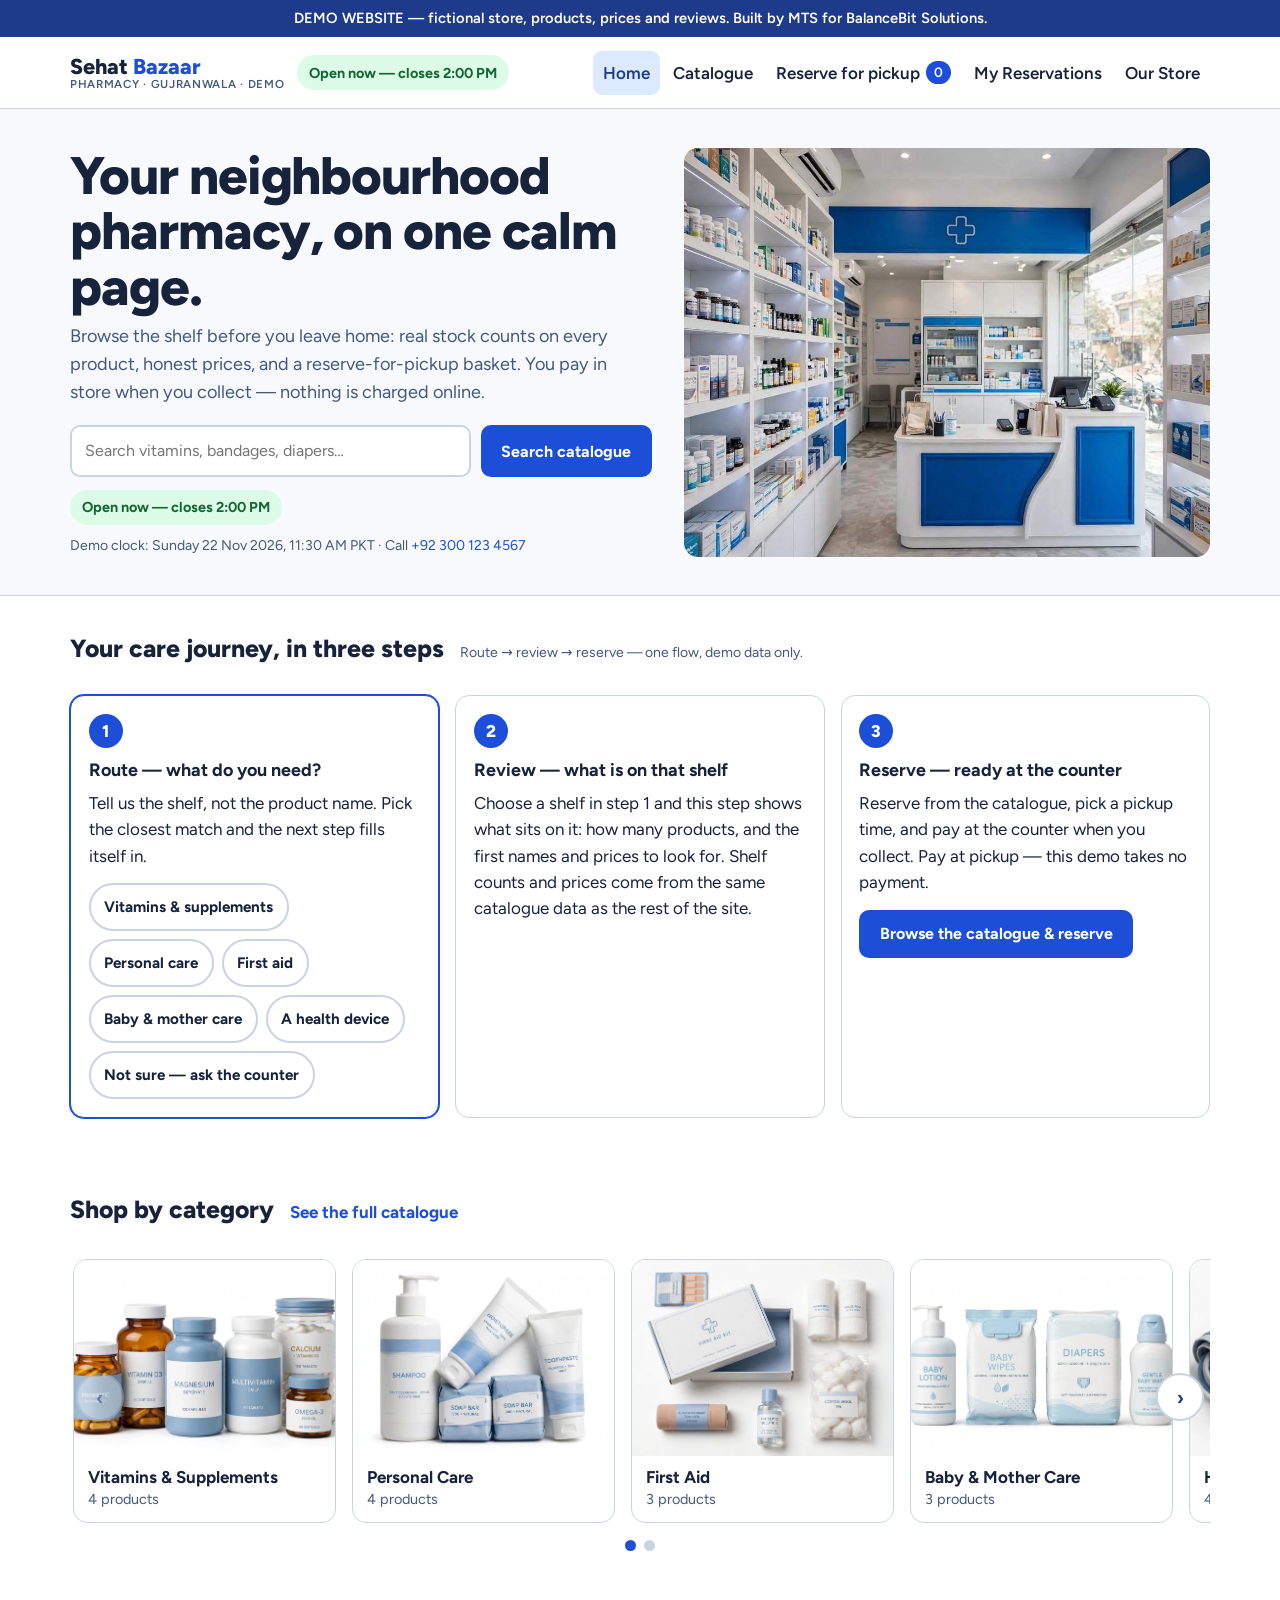
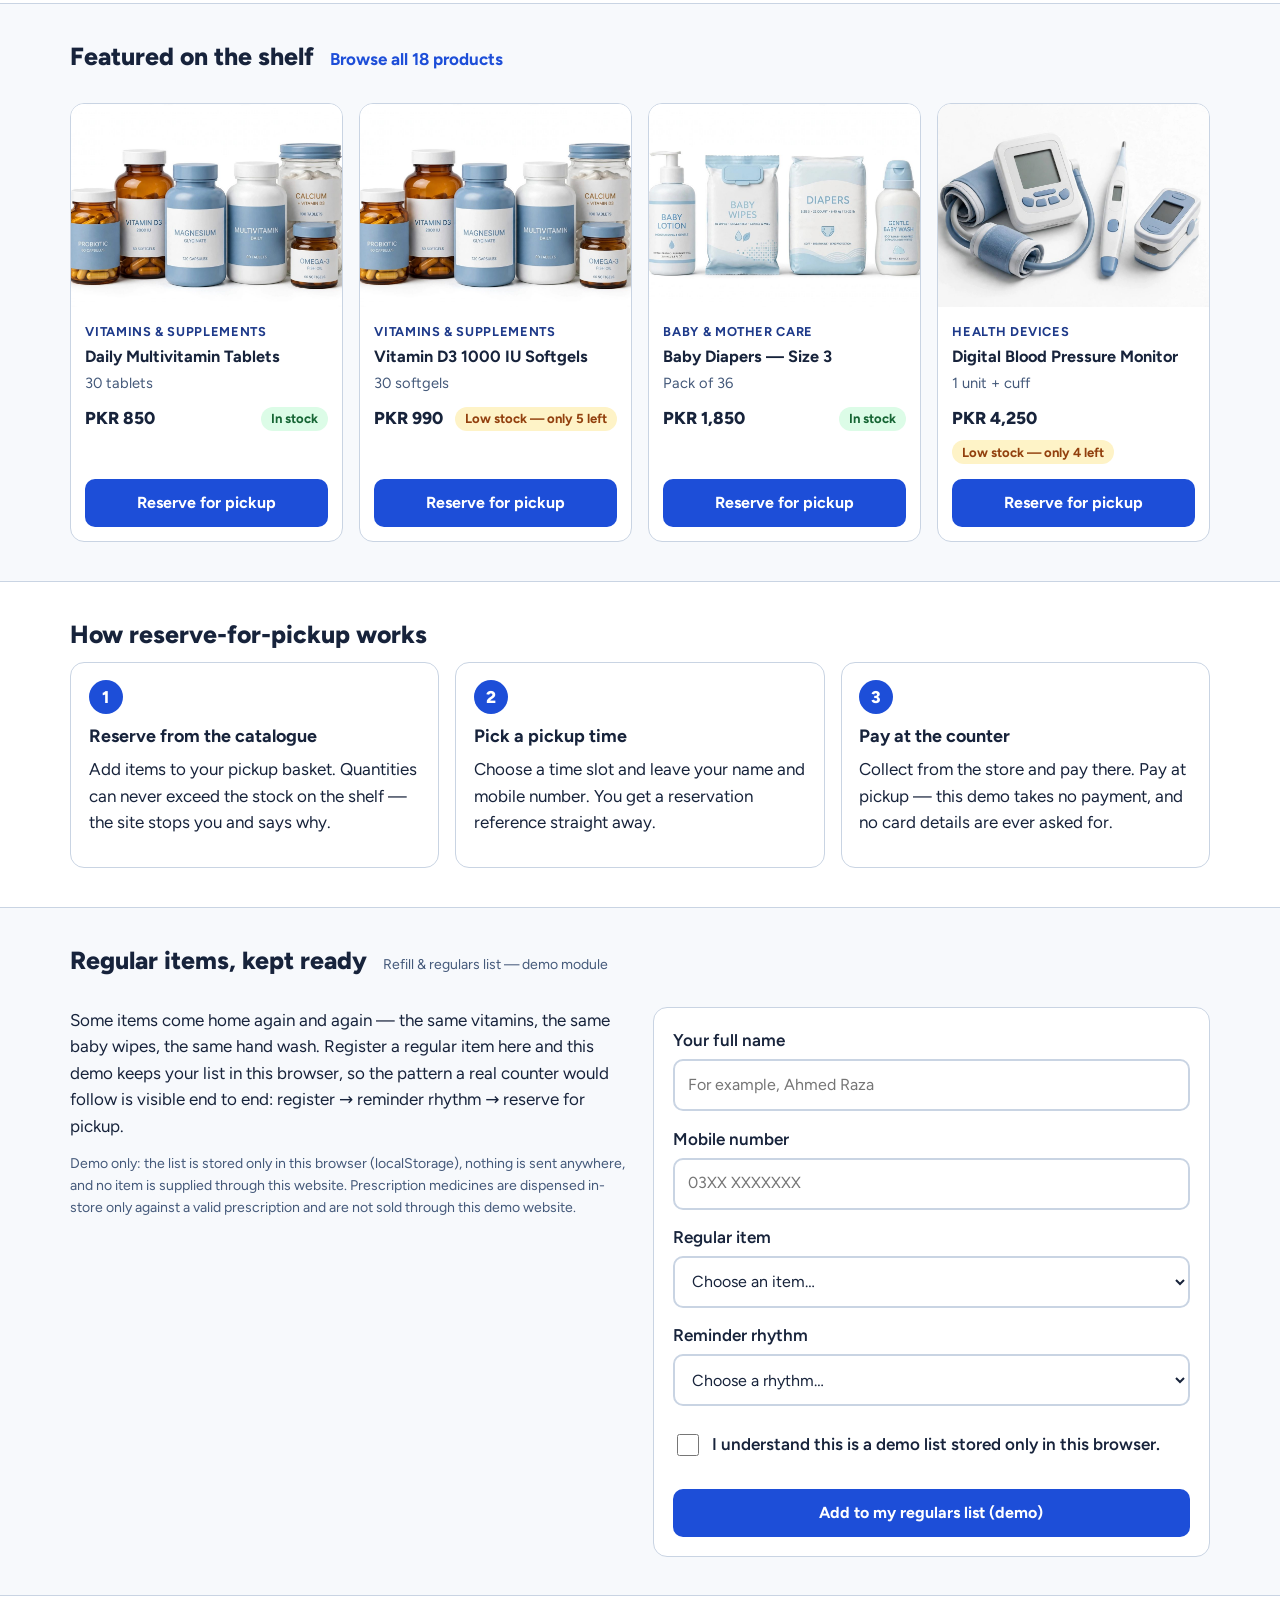
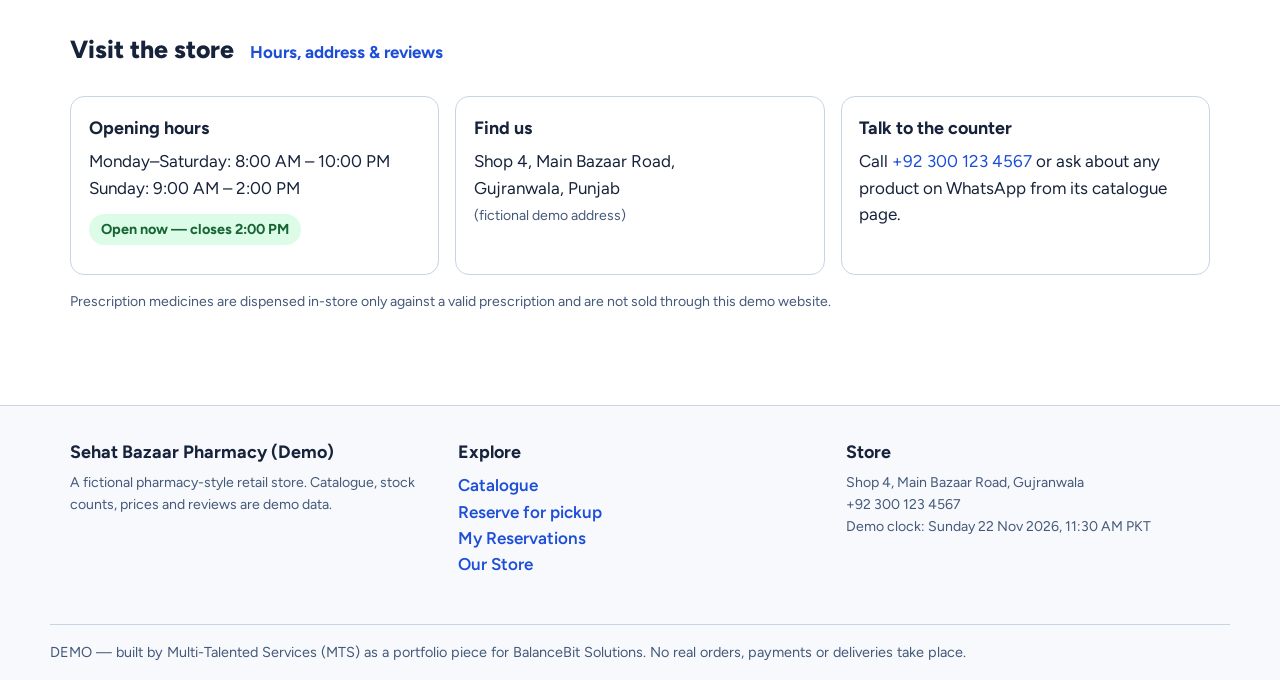
<file: index.html>
<!DOCTYPE html>
<html lang="en">
<head>
<meta charset="utf-8">
<meta name="viewport" content="width=device-width, initial-scale=1">
<title>Sehat Bazaar Pharmacy — Neighbourhood Pharmacy Catalogue (Demo)</title>
<meta name="description" content="Demo catalogue for the fictional Sehat Bazaar Pharmacy in Gujranwala: browse wellness, personal-care, first-aid, baby-care and device products, check live shelf stock, and reserve for pickup. Pay at pickup.">
<link rel="icon" href="assets/favicon.svg" type="image/svg+xml">


<link rel="stylesheet" href="assets/fonts/fonts.css">
<link rel="stylesheet" href="css/style.css">
<link rel="stylesheet" href="assets/vendor/swiper-bundle.min.css">
</head>
<body>
<a class="skip" href="#main">Skip to main content</a>
<div class="demo-banner">DEMO WEBSITE — fictional store, products, prices and reviews. Built by MTS for BalanceBit Solutions.</div>
<header class="site-header">
  <div class="wrap header-in">
    <a class="logo" href="index.html">Sehat <span>Bazaar</span><small>Pharmacy · Gujranwala · Demo</small></a>
    <span class="open-chip" data-open-state>Open now</span>
    <button class="nav-toggle" type="button" aria-expanded="false" aria-controls="main-nav" aria-label="Open menu"><svg viewBox="0 0 24 24" width="20" height="20" fill="none" stroke="currentColor" stroke-width="2.2" stroke-linecap="round" aria-hidden="true"><path d="M4 7h16M4 12h16M4 17h16"/></svg>Menu</button>
    <nav class="main-nav" id="main-nav" aria-label="Main">
      <a href="index.html" aria-current="page">Home</a>
      <a href="catalogue.html">Catalogue</a>
      <a href="reserve.html">Reserve for pickup<span class="basket-pill" data-basket-count>0</span></a>
      <a href="reservations.html">My Reservations</a>
      <a href="store.html">Our Store</a>
    </nav>
  </div>
</header>
<main id="main">
  <section class="hero">
    <div class="wrap hero-in">
      <div>
        <h1>Your neighbourhood pharmacy, on one calm page.</h1>
        <p class="lede">Browse the shelf before you leave home: real stock counts on every product, honest prices, and a reserve-for-pickup basket. You pay in store when you collect — nothing is charged online.</p>
        <form class="hero-search" data-hero-search role="search">
          <label class="vh" for="hero-q">Search the catalogue</label>
          <input type="search" id="hero-q" data-hero-q placeholder="Search vitamins, bandages, diapers…" autocomplete="off">
          <button class="btn btn-primary" type="submit">Search catalogue</button>
        </form>
        <div class="hero-meta">
          <span class="open-chip" data-open-state>Open now</span>
          <span class="fine">Demo clock: Sunday 22 Nov 2026, 11:30 AM PKT · Call <a href="tel:+923001234567">+92 300 123 4567</a></span>
        </div>
      </div>
      <img src="assets/hero.jpg" alt="Inside the fictional Sehat Bazaar Pharmacy: bright shelves of wellness and personal-care products" fetchpriority="high">
    </div>
  </section>

  <section class="section journey-sec">
    <div class="wrap">
      <div class="section-head"><h2>Your care journey, in three steps</h2><span class="fine">Route → review → reserve — one flow, demo data only.</span></div>
      <div class="journey" data-journey>
        <div class="jstep is-active" data-jstep="1" data-reveal>
          <span class="step-num">1</span>
          <h3>Route — what do you need?</h3>
          <p>Tell us the shelf, not the product name. Pick the closest match and the next step fills itself in.</p>
          <div class="chips" role="group" aria-label="What do you need?">
            <button class="chip" type="button" data-route="vitamins" aria-pressed="false">Vitamins &amp; supplements</button>
            <button class="chip" type="button" data-route="personal" aria-pressed="false">Personal care</button>
            <button class="chip" type="button" data-route="firstaid" aria-pressed="false">First aid</button>
            <button class="chip" type="button" data-route="baby" aria-pressed="false">Baby &amp; mother care</button>
            <button class="chip" type="button" data-route="devices" aria-pressed="false">A health device</button>
            <button class="chip" type="button" data-route="counter" aria-pressed="false">Not sure — ask the counter</button>
          </div>
        </div>
        <div class="jstep" data-jstep="2" data-reveal>
          <span class="step-num">2</span>
          <h3>Review — what is on that shelf</h3>
          <p data-journey-review>Choose a shelf in step 1 and this step shows what sits on it: how many products, and the first names and prices to look for. Shelf counts and prices come from the same catalogue data as the rest of the site.</p>
          <p class="fine" data-journey-review-note></p>
        </div>
        <div class="jstep" data-jstep="3" data-reveal>
          <span class="step-num">3</span>
          <h3>Reserve — ready at the counter</h3>
          <p>Reserve from the catalogue, pick a pickup time, and pay at the counter when you collect. Pay at pickup — this demo takes no payment.</p>
          <p style="margin:0"><a class="btn btn-primary" data-journey-reserve href="catalogue.html">Browse the catalogue &amp; reserve</a></p>
        </div>
      </div>
    </div>
  </section>

  <section class="section">
    <div class="wrap">
      <div class="section-head"><h2>Shop by category</h2><a href="catalogue.html">See the full catalogue</a></div>
      <div class="tiles" data-cat-tiles></div>
    </div>
  </section>

  <section class="section section-alt">
    <div class="wrap">
      <div class="section-head"><h2>Featured on the shelf</h2><a href="catalogue.html">Browse all 18 products</a></div>
      <div class="grid" data-featured></div>
    </div>
  </section>

  <section class="section">
    <div class="wrap">
      <h2>How reserve-for-pickup works</h2>
      <div class="steps">
        <div class="step"><span class="step-num">1</span><h3>Reserve from the catalogue</h3><p>Add items to your pickup basket. Quantities can never exceed the stock on the shelf — the site stops you and says why.</p></div>
        <div class="step"><span class="step-num">2</span><h3>Pick a pickup time</h3><p>Choose a time slot and leave your name and mobile number. You get a reservation reference straight away.</p></div>
        <div class="step"><span class="step-num">3</span><h3>Pay at the counter</h3><p>Collect from the store and pay there. Pay at pickup — this demo takes no payment, and no card details are ever asked for.</p></div>
      </div>
    </div>
  </section>

  <section class="section section-alt" id="refills">
    <div class="wrap">
      <div class="section-head"><h2>Regular items, kept ready</h2><span class="fine">Refill &amp; regulars list — demo module</span></div>
      <div class="refill-grid">
        <div data-reveal>
          <p>Some items come home again and again — the same vitamins, the same baby wipes, the same hand wash. Register a regular item here and this demo keeps your list in this browser, so the pattern a real counter would follow is visible end to end: register → reminder rhythm → reserve for pickup.</p>
          <p class="fine">Demo only: the list is stored only in this browser (localStorage), nothing is sent anywhere, and no item is supplied through this website. Prescription medicines are dispensed in-store only against a valid prescription and are not sold through this demo website.</p>
        </div>
        <form class="refill-form" data-refill-form novalidate data-reveal>
          <div class="field">
            <label for="rf-name">Your full name</label>
            <input type="text" id="rf-name" autocomplete="name" placeholder="For example, Ahmed Raza">
            <p class="field-error" data-err-for="rf-name" hidden></p>
          </div>
          <div class="field">
            <label for="rf-phone">Mobile number</label>
            <input type="tel" id="rf-phone" autocomplete="tel" placeholder="03XX XXXXXXX">
            <p class="field-error" data-err-for="rf-phone" hidden></p>
          </div>
          <div class="field">
            <label for="rf-product">Regular item</label>
            <select id="rf-product">
              <option value="">Choose an item…</option>
              <option value="1">Daily Multivitamin Tablets — 30 tablets</option>
              <option value="2">Vitamin C 500 mg Chewable Tablets — 20 tablets</option>
              <option value="3">Vitamin D3 1000 IU Softgels — 30 softgels</option>
              <option value="5">Gentle Moisturising Lotion — 200 ml bottle</option>
              <option value="6">Herbal Shampoo — Aloe &amp; Amla — 340 ml bottle</option>
              <option value="7">Fluoride Toothpaste — Fresh Mint — 150 g tube</option>
              <option value="8">Antibacterial Hand Wash — 250 ml pump</option>
              <option value="9">Adhesive Bandages — Assorted — Box of 40</option>
              <option value="10">Antiseptic Liquid — 250 ml bottle</option>
              <option value="13">Baby Wipes — Fragrance-Free — Pack of 72</option>
              <option value="14">Gentle Baby Wash — 200 ml bottle</option>
              <option value="16">Digital Thermometer — 1 unit</option>
            </select>
            <p class="field-error" data-err-for="rf-product" hidden></p>
          </div>
          <div class="field">
            <label for="rf-cycle">Reminder rhythm</label>
            <select id="rf-cycle">
              <option value="">Choose a rhythm…</option>
              <option value="Every 2 weeks">Every 2 weeks</option>
              <option value="Every month">Every month</option>
              <option value="Every 2 months">Every 2 months</option>
            </select>
            <p class="field-error" data-err-for="rf-cycle" hidden></p>
          </div>
          <label class="checkline"><input type="checkbox" id="rf-consent"> I understand this is a demo list stored only in this browser.</label>
          <p class="field-error" data-err-for="rf-consent" hidden></p>
          <button class="btn btn-primary btn-block" type="submit">Add to my regulars list (demo)</button>
        </form>
        <div class="confirm refill-confirm" data-refill-confirm hidden></div>
      </div>
    </div>
  </section>

  <section class="section">
    <div class="wrap">
      <div class="section-head"><h2>Visit the store</h2><a href="store.html">Hours, address &amp; reviews</a></div>
      <div class="info-grid">
        <div class="info-card"><h3>Opening hours</h3><p>Monday–Saturday: 8:00 AM – 10:00 PM<br>Sunday: 9:00 AM – 2:00 PM</p><p><span class="open-chip" data-open-state>Open now</span></p></div>
        <div class="info-card"><h3>Find us</h3><p>Shop 4, Main Bazaar Road,<br>Gujranwala, Punjab<br><span class="fine">(fictional demo address)</span></p></div>
        <div class="info-card"><h3>Talk to the counter</h3><p>Call <a href="tel:+923001234567">+92 300 123 4567</a> or ask about any product on WhatsApp from its catalogue page.</p></div>
      </div>
      <p class="fine" style="margin-top:1rem">Prescription medicines are dispensed in-store only against a valid prescription and are not sold through this demo website.</p>
    </div>
  </section>
</main>
<footer class="site-footer">
  <div class="wrap footer-in">
    <div><h3>Sehat Bazaar Pharmacy (Demo)</h3><p class="fine">A fictional pharmacy-style retail store. Catalogue, stock counts, prices and reviews are demo data.</p></div>
    <div><h3>Explore</h3><p><a href="catalogue.html">Catalogue</a><br><a href="reserve.html">Reserve for pickup</a><br><a href="reservations.html">My Reservations</a><br><a href="store.html">Our Store</a></p></div>
    <div><h3>Store</h3><p class="fine">Shop 4, Main Bazaar Road, Gujranwala<br>+92 300 123 4567<br>Demo clock: Sunday 22 Nov 2026, 11:30 AM PKT</p></div>
  </div>
  <div class="wrap footer-note">DEMO — built by Multi-Talented Services (MTS) as a portfolio piece for BalanceBit Solutions. No real orders, payments or deliveries take place.</div>
</footer>
<script src="js/logic.js"></script>
<script src="js/app.js"></script>
<script defer src="assets/vendor/swiper-bundle.min.js"></script>
<script defer src="js/premium.js"></script>
</body>
</html>
</file>
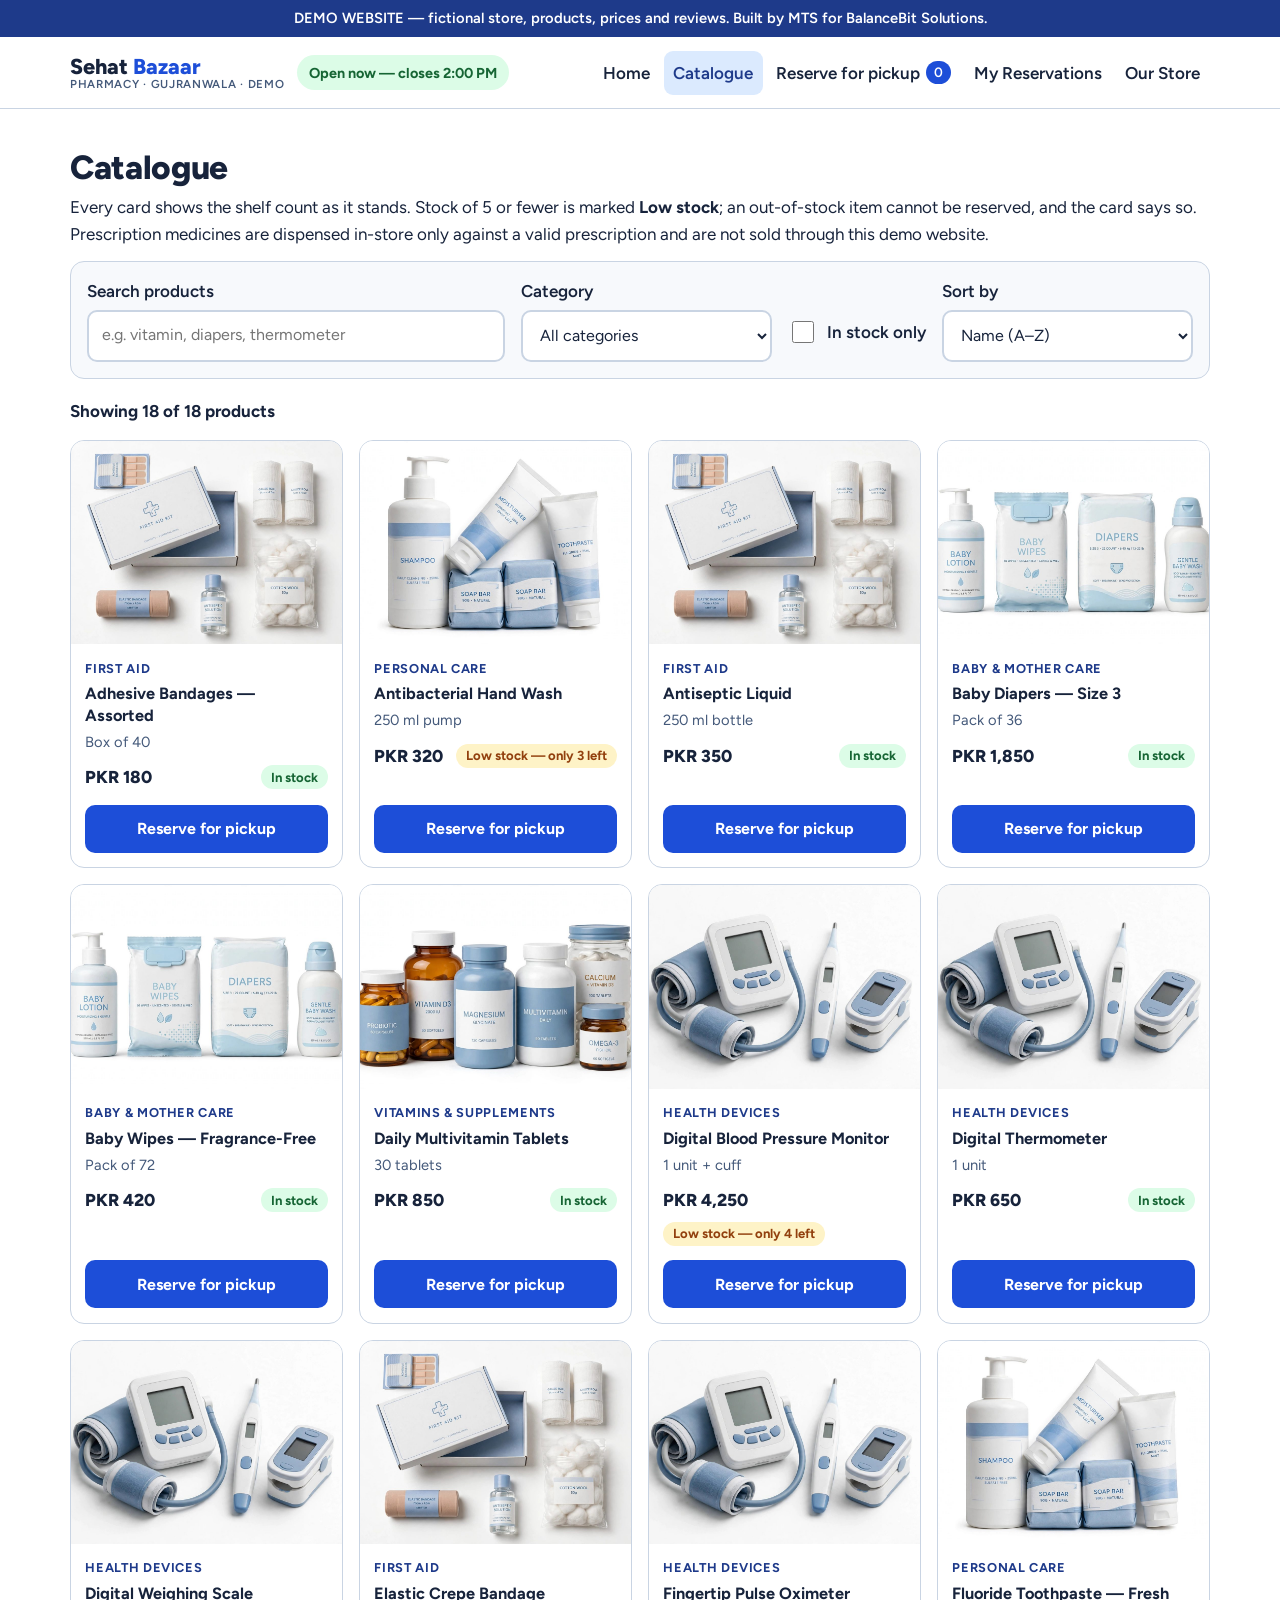
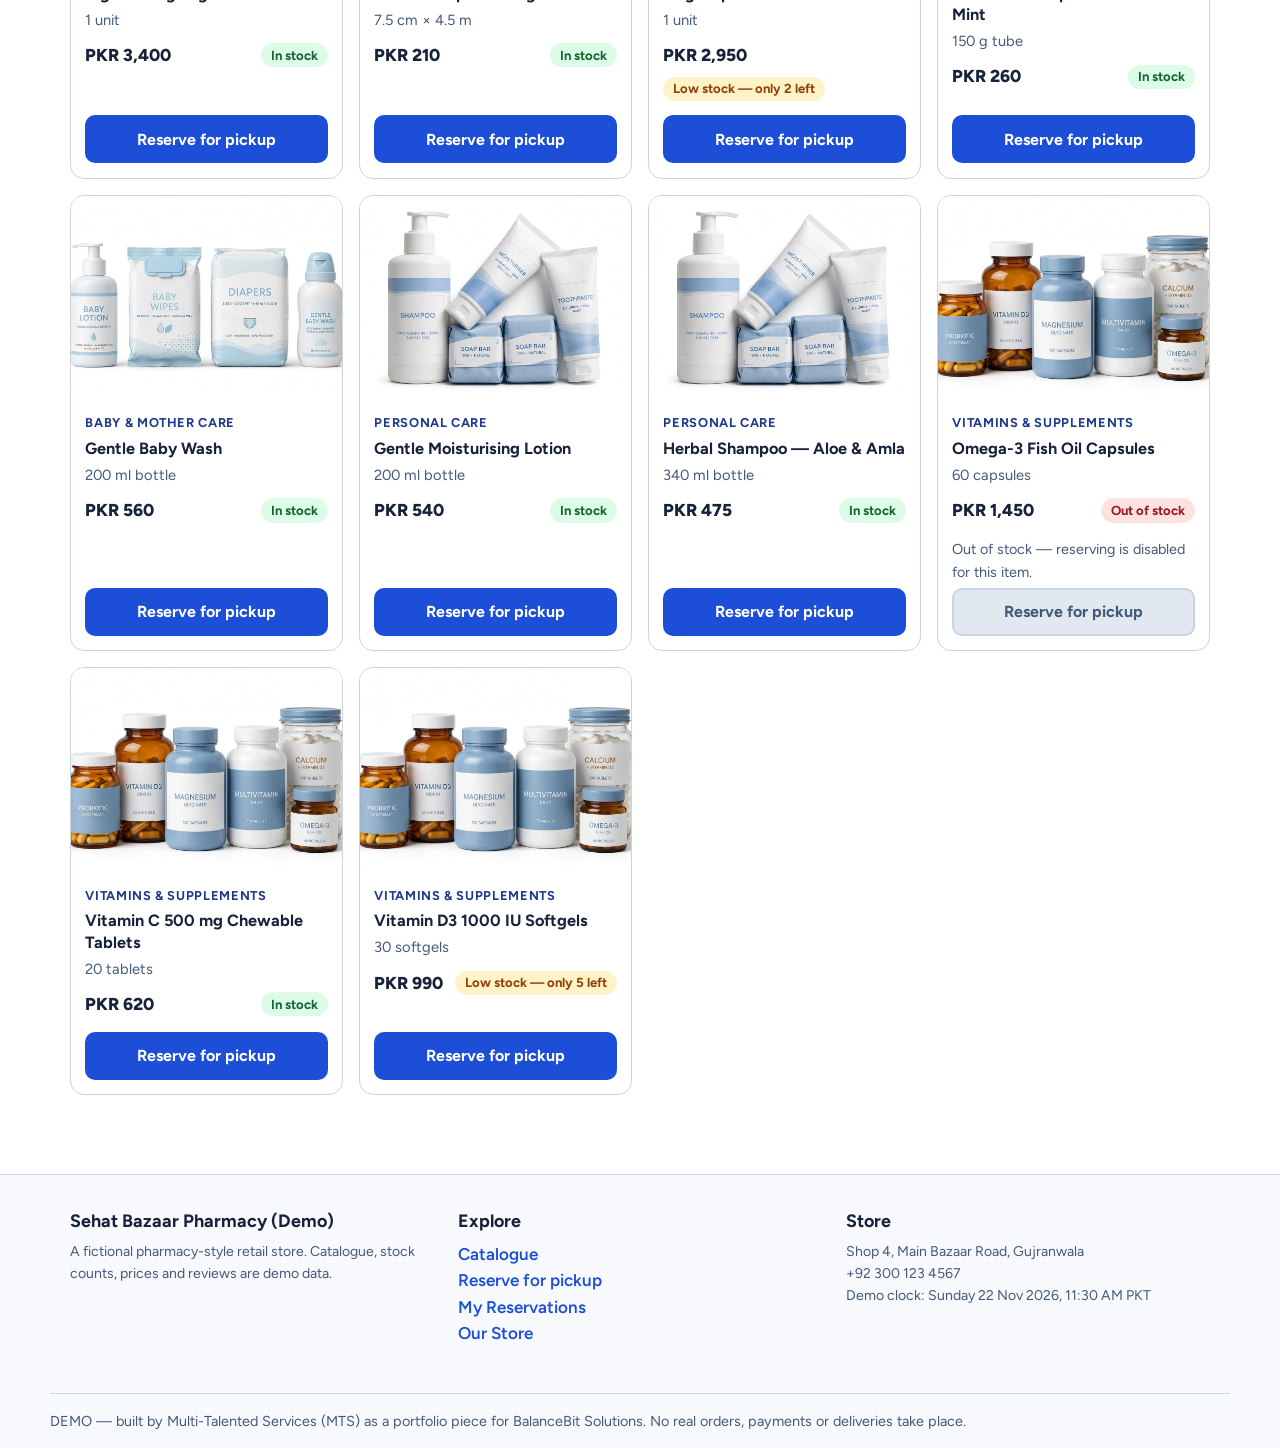
<file: catalogue.html>
<!DOCTYPE html>
<html lang="en">
<head>
<meta charset="utf-8">
<meta name="viewport" content="width=device-width, initial-scale=1">
<title>Catalogue — Sehat Bazaar Pharmacy (Demo)</title>
<meta name="description" content="Demo catalogue of 18 fictional pharmacy-store products across five categories, with live stock states, search, category filter, in-stock toggle and sorting.">
<link rel="icon" href="assets/favicon.svg" type="image/svg+xml">


<link rel="stylesheet" href="assets/fonts/fonts.css">
<link rel="stylesheet" href="css/style.css">
</head>
<body>
<a class="skip" href="#main">Skip to main content</a>
<div class="demo-banner">DEMO WEBSITE — fictional store, products, prices and reviews. Built by MTS for BalanceBit Solutions.</div>
<header class="site-header">
  <div class="wrap header-in">
    <a class="logo" href="index.html">Sehat <span>Bazaar</span><small>Pharmacy · Gujranwala · Demo</small></a>
    <span class="open-chip" data-open-state>Open now</span>
    <button class="nav-toggle" type="button" aria-expanded="false" aria-controls="main-nav" aria-label="Open menu"><svg viewBox="0 0 24 24" width="20" height="20" fill="none" stroke="currentColor" stroke-width="2.2" stroke-linecap="round" aria-hidden="true"><path d="M4 7h16M4 12h16M4 17h16"/></svg>Menu</button>
    <nav class="main-nav" id="main-nav" aria-label="Main">
      <a href="index.html">Home</a>
      <a href="catalogue.html" aria-current="page">Catalogue</a>
      <a href="reserve.html">Reserve for pickup<span class="basket-pill" data-basket-count>0</span></a>
      <a href="reservations.html">My Reservations</a>
      <a href="store.html">Our Store</a>
    </nav>
  </div>
</header>
<main id="main" class="wrap section">
  <h1>Catalogue</h1>
  <p>Every card shows the shelf count as it stands. Stock of 5 or fewer is marked <strong>Low stock</strong>; an out-of-stock item cannot be reserved, and the card says so. Prescription medicines are dispensed in-store only against a valid prescription and are not sold through this demo website.</p>

  <form class="filters" data-filters aria-label="Catalogue filters">
    <div class="field">
      <label for="f-q">Search products</label>
      <input type="search" id="f-q" data-f-q placeholder="e.g. vitamin, diapers, thermometer" autocomplete="off">
    </div>
    <div class="field">
      <label for="f-cat">Category</label>
      <select id="f-cat" data-f-cat>
        <option value="all">All categories</option>
        <option value="vitamins">Vitamins &amp; Supplements</option>
        <option value="personal">Personal Care</option>
        <option value="firstaid">First Aid</option>
        <option value="baby">Baby &amp; Mother Care</option>
        <option value="devices">Health Devices</option>
      </select>
    </div>
    <label class="checkline"><input type="checkbox" data-f-stock> In stock only</label>
    <div class="field">
      <label for="f-sort">Sort by</label>
      <select id="f-sort" data-f-sort>
        <option value="name-asc">Name (A–Z)</option>
        <option value="name-desc">Name (Z–A)</option>
        <option value="price-asc">Price (low to high)</option>
        <option value="price-desc">Price (high to low)</option>
      </select>
    </div>
  </form>

  <p class="count-line" data-f-count role="status">Showing 18 of 18 products</p>
  <div class="grid" data-cat-grid></div>
  <div class="empty" data-f-empty hidden>
    <h2>No products found</h2>
    <p data-f-empty-msg>No products match these filters.</p>
    <button class="btn btn-primary" type="button" data-f-reset>Reset all filters</button>
  </div>
</main>
<footer class="site-footer">
  <div class="wrap footer-in">
    <div><h3>Sehat Bazaar Pharmacy (Demo)</h3><p class="fine">A fictional pharmacy-style retail store. Catalogue, stock counts, prices and reviews are demo data.</p></div>
    <div><h3>Explore</h3><p><a href="catalogue.html">Catalogue</a><br><a href="reserve.html">Reserve for pickup</a><br><a href="reservations.html">My Reservations</a><br><a href="store.html">Our Store</a></p></div>
    <div><h3>Store</h3><p class="fine">Shop 4, Main Bazaar Road, Gujranwala<br>+92 300 123 4567<br>Demo clock: Sunday 22 Nov 2026, 11:30 AM PKT</p></div>
  </div>
  <div class="wrap footer-note">DEMO — built by Multi-Talented Services (MTS) as a portfolio piece for BalanceBit Solutions. No real orders, payments or deliveries take place.</div>
</footer>
<script src="js/logic.js"></script>
<script src="js/app.js"></script>
</body>
</html>
</file>
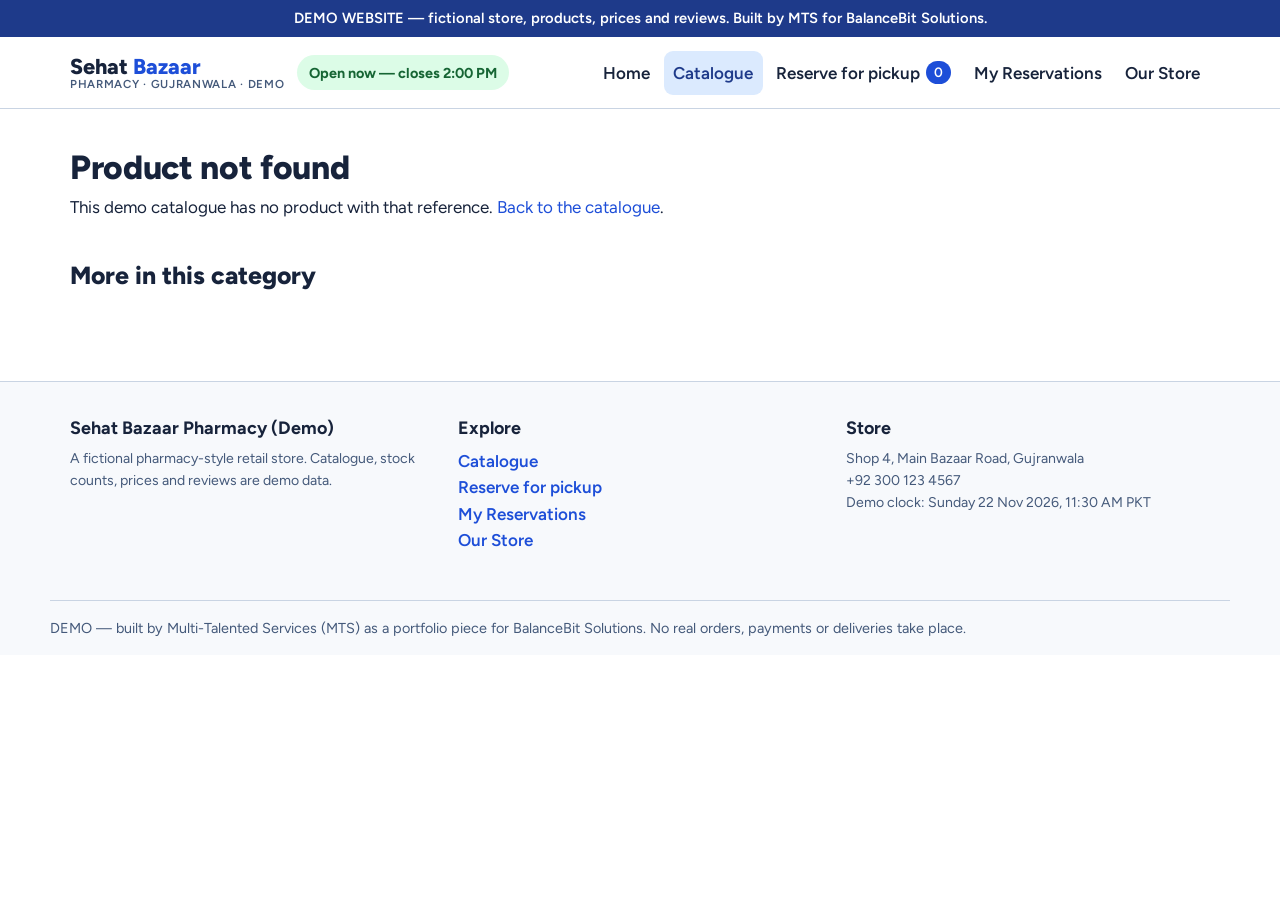
<file: product.html>
<!DOCTYPE html>
<html lang="en">
<head>
<meta charset="utf-8">
<meta name="viewport" content="width=device-width, initial-scale=1">
<title>Product — Sehat Bazaar Pharmacy (Demo)</title>
<meta name="description" content="Demo product detail: price, pack size, live stock state, quantity stepper bounded by stock, WhatsApp enquiry and reserve-for-pickup.">
<link rel="icon" href="assets/favicon.svg" type="image/svg+xml">


<link rel="stylesheet" href="assets/fonts/fonts.css">
<link rel="stylesheet" href="css/style.css">
</head>
<body>
<a class="skip" href="#main">Skip to main content</a>
<div class="demo-banner">DEMO WEBSITE — fictional store, products, prices and reviews. Built by MTS for BalanceBit Solutions.</div>
<header class="site-header">
  <div class="wrap header-in">
    <a class="logo" href="index.html">Sehat <span>Bazaar</span><small>Pharmacy · Gujranwala · Demo</small></a>
    <span class="open-chip" data-open-state>Open now</span>
    <button class="nav-toggle" type="button" aria-expanded="false" aria-controls="main-nav" aria-label="Open menu"><svg viewBox="0 0 24 24" width="20" height="20" fill="none" stroke="currentColor" stroke-width="2.2" stroke-linecap="round" aria-hidden="true"><path d="M4 7h16M4 12h16M4 17h16"/></svg>Menu</button>
    <nav class="main-nav" id="main-nav" aria-label="Main">
      <a href="index.html">Home</a>
      <a href="catalogue.html" aria-current="page">Catalogue</a>
      <a href="reserve.html">Reserve for pickup<span class="basket-pill" data-basket-count>0</span></a>
      <a href="reservations.html">My Reservations</a>
      <a href="store.html">Our Store</a>
    </nav>
  </div>
</header>
<main id="main" class="wrap section">
  <div data-product></div>
  <section data-related-wrap style="margin-top:2.5rem">
    <h2>More in this category</h2>
    <div class="grid" data-related></div>
  </section>
</main>
<footer class="site-footer">
  <div class="wrap footer-in">
    <div><h3>Sehat Bazaar Pharmacy (Demo)</h3><p class="fine">A fictional pharmacy-style retail store. Catalogue, stock counts, prices and reviews are demo data.</p></div>
    <div><h3>Explore</h3><p><a href="catalogue.html">Catalogue</a><br><a href="reserve.html">Reserve for pickup</a><br><a href="reservations.html">My Reservations</a><br><a href="store.html">Our Store</a></p></div>
    <div><h3>Store</h3><p class="fine">Shop 4, Main Bazaar Road, Gujranwala<br>+92 300 123 4567<br>Demo clock: Sunday 22 Nov 2026, 11:30 AM PKT</p></div>
  </div>
  <div class="wrap footer-note">DEMO — built by Multi-Talented Services (MTS) as a portfolio piece for BalanceBit Solutions. No real orders, payments or deliveries take place.</div>
</footer>
<script src="js/logic.js"></script>
<script src="js/app.js"></script>
</body>
</html>
</file>
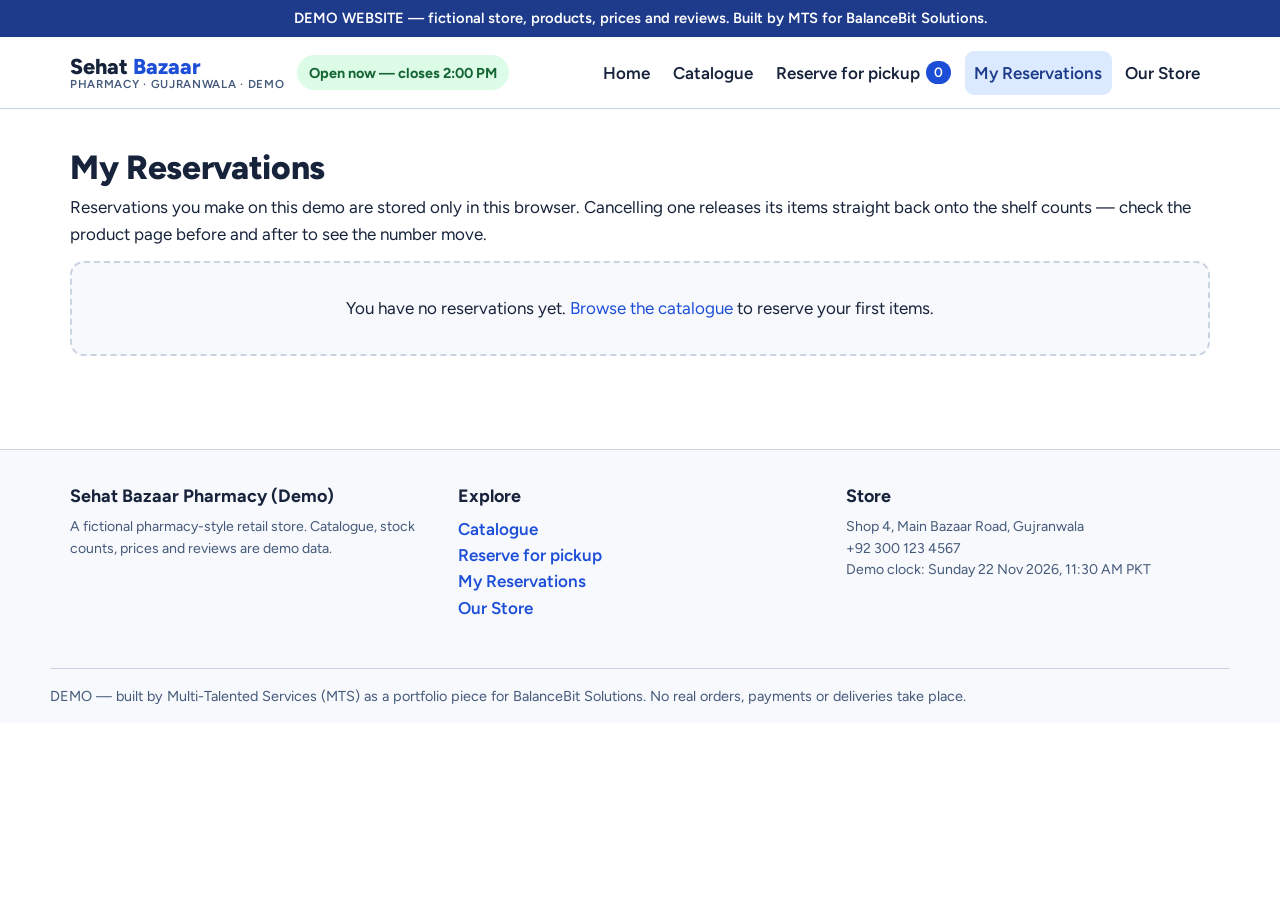
<file: reservations.html>
<!DOCTYPE html>
<html lang="en">
<head>
<meta charset="utf-8">
<meta name="viewport" content="width=device-width, initial-scale=1">
<title>My Reservations — Sehat Bazaar Pharmacy (Demo)</title>
<meta name="description" content="Demo list of your pickup reservations stored in this browser. Cancelling a reservation returns its stock to the shelf counts.">
<link rel="icon" href="assets/favicon.svg" type="image/svg+xml">


<link rel="stylesheet" href="assets/fonts/fonts.css">
<link rel="stylesheet" href="css/style.css">
</head>
<body>
<a class="skip" href="#main">Skip to main content</a>
<div class="demo-banner">DEMO WEBSITE — fictional store, products, prices and reviews. Built by MTS for BalanceBit Solutions.</div>
<header class="site-header">
  <div class="wrap header-in">
    <a class="logo" href="index.html">Sehat <span>Bazaar</span><small>Pharmacy · Gujranwala · Demo</small></a>
    <span class="open-chip" data-open-state>Open now</span>
    <button class="nav-toggle" type="button" aria-expanded="false" aria-controls="main-nav" aria-label="Open menu"><svg viewBox="0 0 24 24" width="20" height="20" fill="none" stroke="currentColor" stroke-width="2.2" stroke-linecap="round" aria-hidden="true"><path d="M4 7h16M4 12h16M4 17h16"/></svg>Menu</button>
    <nav class="main-nav" id="main-nav" aria-label="Main">
      <a href="index.html">Home</a>
      <a href="catalogue.html">Catalogue</a>
      <a href="reserve.html">Reserve for pickup<span class="basket-pill" data-basket-count>0</span></a>
      <a href="reservations.html" aria-current="page">My Reservations</a>
      <a href="store.html">Our Store</a>
    </nav>
  </div>
</header>
<main id="main" class="wrap section">
  <h1>My Reservations</h1>
  <p>Reservations you make on this demo are stored only in this browser. Cancelling one releases its items straight back onto the shelf counts — check the product page before and after to see the number move.</p>
  <p class="empty" data-my-empty>You have no reservations yet. <a href="catalogue.html">Browse the catalogue</a> to reserve your first items.</p>
  <div data-my-res></div>
</main>
<footer class="site-footer">
  <div class="wrap footer-in">
    <div><h3>Sehat Bazaar Pharmacy (Demo)</h3><p class="fine">A fictional pharmacy-style retail store. Catalogue, stock counts, prices and reviews are demo data.</p></div>
    <div><h3>Explore</h3><p><a href="catalogue.html">Catalogue</a><br><a href="reserve.html">Reserve for pickup</a><br><a href="reservations.html">My Reservations</a><br><a href="store.html">Our Store</a></p></div>
    <div><h3>Store</h3><p class="fine">Shop 4, Main Bazaar Road, Gujranwala<br>+92 300 123 4567<br>Demo clock: Sunday 22 Nov 2026, 11:30 AM PKT</p></div>
  </div>
  <div class="wrap footer-note">DEMO — built by Multi-Talented Services (MTS) as a portfolio piece for BalanceBit Solutions. No real orders, payments or deliveries take place.</div>
</footer>
<script src="js/logic.js"></script>
<script src="js/app.js"></script>
</body>
</html>
</file>
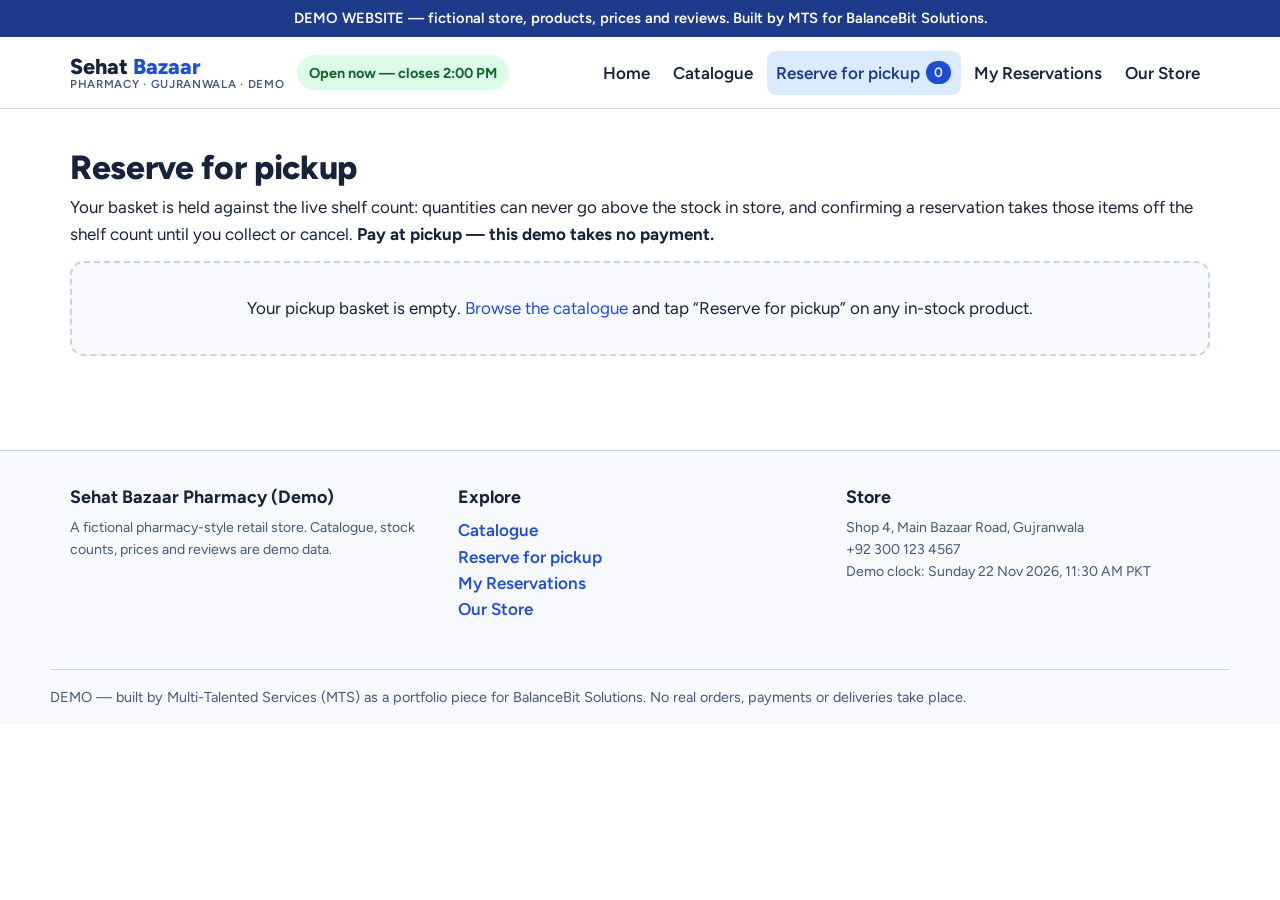
<file: reserve.html>
<!DOCTYPE html>
<html lang="en">
<head>
<meta charset="utf-8">
<meta name="viewport" content="width=device-width, initial-scale=1">
<title>Reserve for Pickup — Sehat Bazaar Pharmacy (Demo)</title>
<meta name="description" content="Demo pickup-reservation basket: adjust quantities within shelf stock, add your name, Pakistani mobile number and pickup time, and confirm. Pay at pickup — this demo takes no payment.">
<link rel="icon" href="assets/favicon.svg" type="image/svg+xml">


<link rel="stylesheet" href="assets/fonts/fonts.css">
<link rel="stylesheet" href="css/style.css">
</head>
<body>
<a class="skip" href="#main">Skip to main content</a>
<div class="demo-banner">DEMO WEBSITE — fictional store, products, prices and reviews. Built by MTS for BalanceBit Solutions.</div>
<header class="site-header">
  <div class="wrap header-in">
    <a class="logo" href="index.html">Sehat <span>Bazaar</span><small>Pharmacy · Gujranwala · Demo</small></a>
    <span class="open-chip" data-open-state>Open now</span>
    <button class="nav-toggle" type="button" aria-expanded="false" aria-controls="main-nav" aria-label="Open menu"><svg viewBox="0 0 24 24" width="20" height="20" fill="none" stroke="currentColor" stroke-width="2.2" stroke-linecap="round" aria-hidden="true"><path d="M4 7h16M4 12h16M4 17h16"/></svg>Menu</button>
    <nav class="main-nav" id="main-nav" aria-label="Main">
      <a href="index.html">Home</a>
      <a href="catalogue.html">Catalogue</a>
      <a href="reserve.html" aria-current="page">Reserve for pickup<span class="basket-pill" data-basket-count>0</span></a>
      <a href="reservations.html">My Reservations</a>
      <a href="store.html">Our Store</a>
    </nav>
  </div>
</header>
<main id="main" class="wrap section" data-reserve-page>
  <h1>Reserve for pickup</h1>
  <p>Your basket is held against the live shelf count: quantities can never go above the stock in store, and confirming a reservation takes those items off the shelf count until you collect or cancel. <strong>Pay at pickup — this demo takes no payment.</strong></p>

  <div data-confirm hidden></div>

  <p class="empty" data-basket-empty>Your pickup basket is empty. <a href="catalogue.html">Browse the catalogue</a> and tap “Reserve for pickup” on any in-stock product.</p>

  <ul class="basket-list" data-basket-list></ul>
  <p class="field-error" data-basket-error role="alert" hidden></p>
  <div class="total-row" data-total-row><span>Basket total (pay at pickup)</span><span data-basket-total>PKR 0</span></div>

  <form class="res-form" data-res-form novalidate>
    <div class="field">
      <label for="res-name">Your full name</label>
      <input type="text" id="res-name" autocomplete="name" placeholder="e.g. Ahmed Raza">
      <p class="field-error" data-err-for="res-name" role="alert" hidden></p>
    </div>
    <div class="field">
      <label for="res-phone">Mobile number (Pakistan)</label>
      <input type="tel" id="res-phone" autocomplete="tel" placeholder="03XX XXXXXXX" inputmode="tel">
      <p class="field-error" data-err-for="res-phone" role="alert" hidden></p>
    </div>
    <div class="field field-full">
      <label for="res-slot">Pickup time</label>
      <select id="res-slot">
        <option value="">Choose a pickup time…</option>
        <option>Today, 1:00 PM</option>
        <option>Today, 4:00 PM</option>
        <option>Today, 7:00 PM</option>
        <option>Tomorrow, 10:00 AM</option>
        <option>Tomorrow, 1:00 PM</option>
      </select>
      <p class="field-error" data-err-for="res-slot" role="alert" hidden></p>
    </div>
    <div class="field-full">
      <button class="btn btn-primary" type="submit">Confirm reservation</button>
      <p class="fine" style="margin-top:.6rem">Demo only: the reservation is stored in this browser, no message is sent to a real store, and no payment is taken.</p>
    </div>
  </form>
</main>
<footer class="site-footer">
  <div class="wrap footer-in">
    <div><h3>Sehat Bazaar Pharmacy (Demo)</h3><p class="fine">A fictional pharmacy-style retail store. Catalogue, stock counts, prices and reviews are demo data.</p></div>
    <div><h3>Explore</h3><p><a href="catalogue.html">Catalogue</a><br><a href="reserve.html">Reserve for pickup</a><br><a href="reservations.html">My Reservations</a><br><a href="store.html">Our Store</a></p></div>
    <div><h3>Store</h3><p class="fine">Shop 4, Main Bazaar Road, Gujranwala<br>+92 300 123 4567<br>Demo clock: Sunday 22 Nov 2026, 11:30 AM PKT</p></div>
  </div>
  <div class="wrap footer-note">DEMO — built by Multi-Talented Services (MTS) as a portfolio piece for BalanceBit Solutions. No real orders, payments or deliveries take place.</div>
</footer>
<script src="js/logic.js"></script>
<script src="js/app.js"></script>
</body>
</html>
</file>
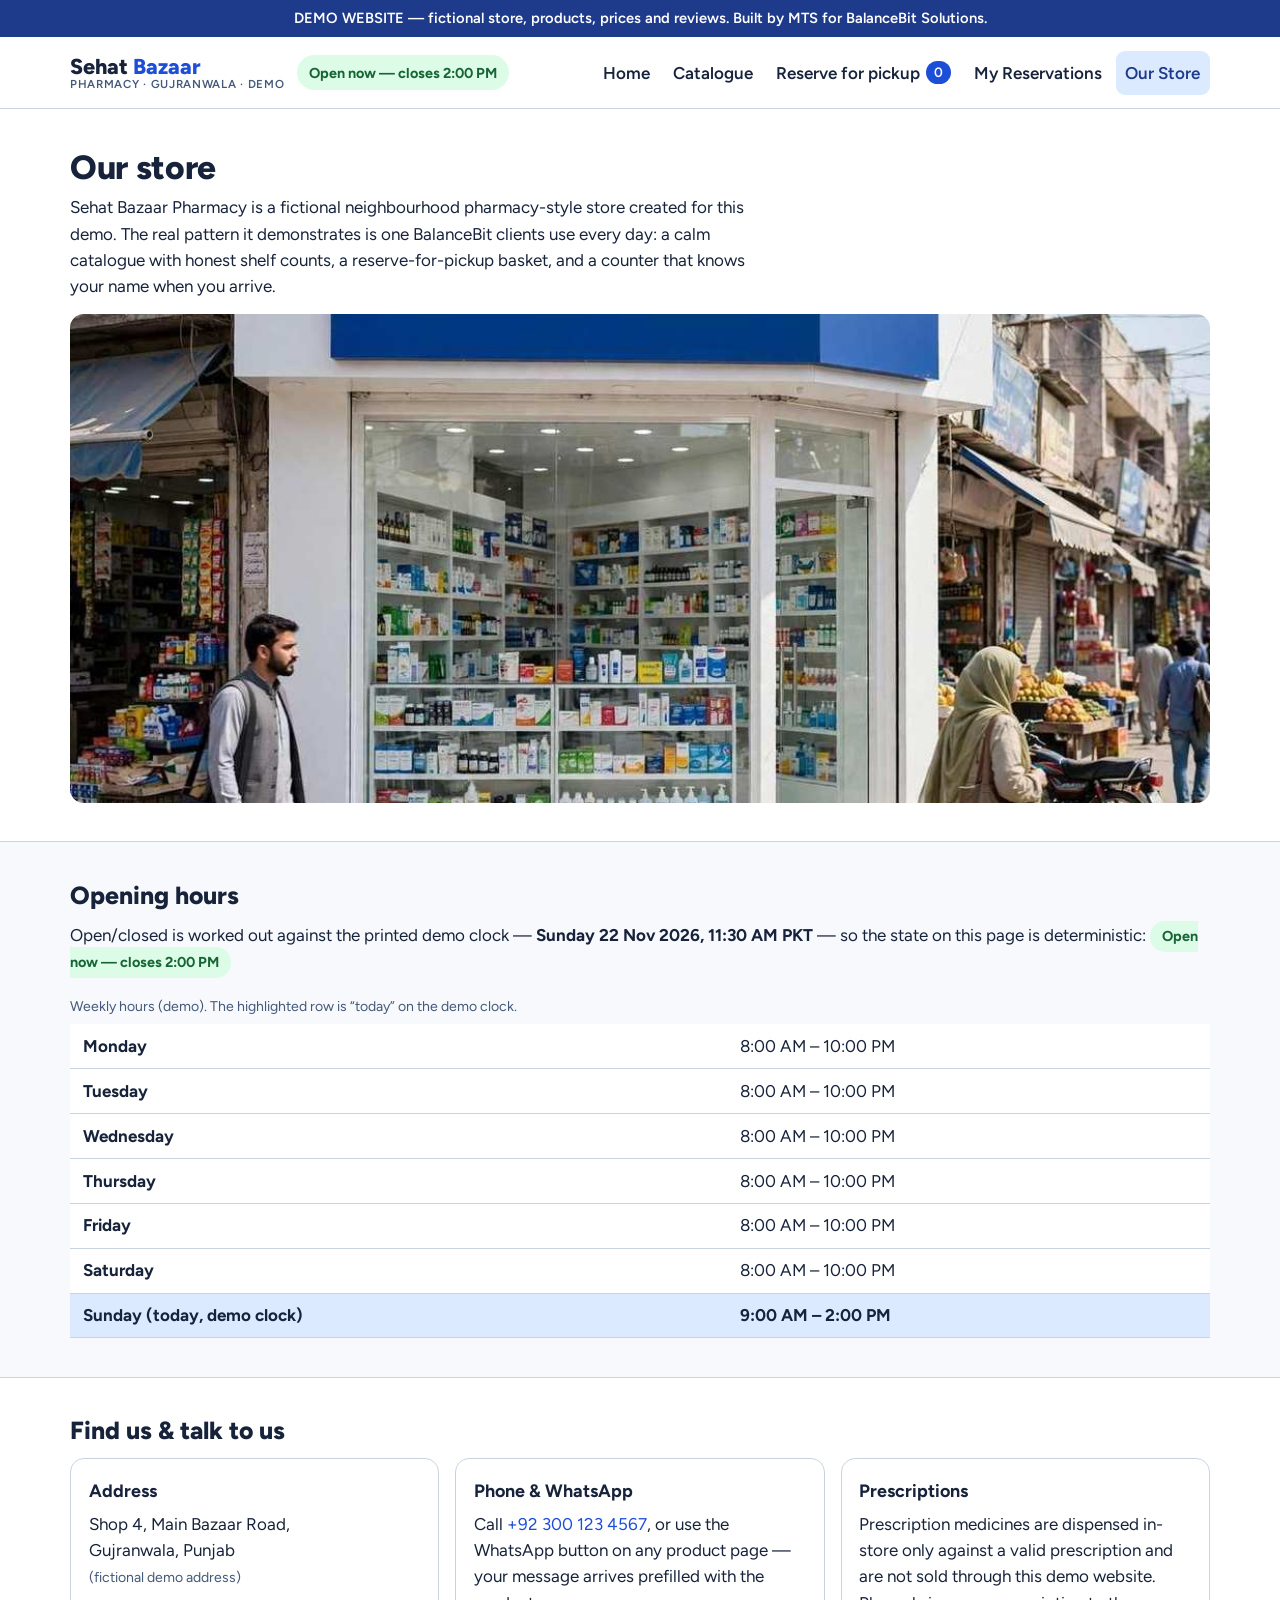
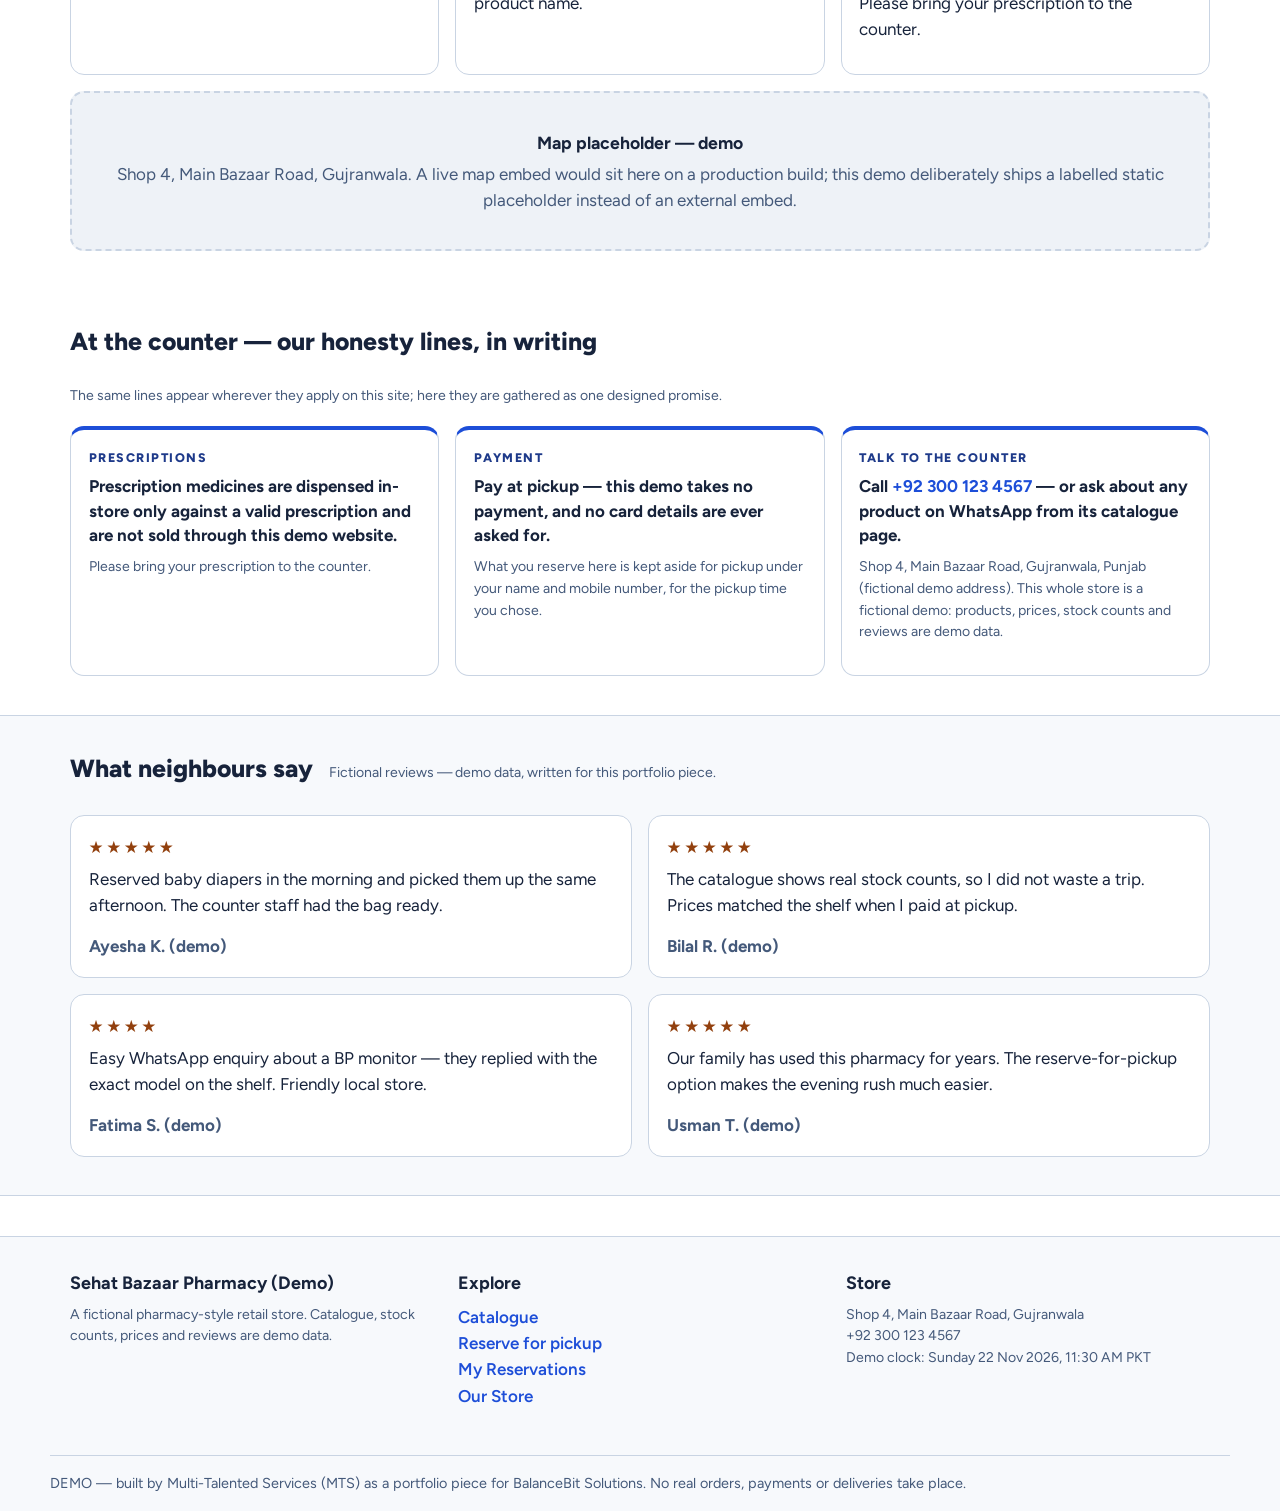
<file: store.html>
<!DOCTYPE html>
<html lang="en">
<head>
<meta charset="utf-8">
<meta name="viewport" content="width=device-width, initial-scale=1">
<title>Our Store — Sehat Bazaar Pharmacy (Demo)</title>
<meta name="description" content="Demo store page: opening hours against a printed fixed demo clock, address, phone, an honestly labelled static map placeholder, and fictional customer reviews labelled demo.">
<link rel="icon" href="assets/favicon.svg" type="image/svg+xml">


<link rel="stylesheet" href="assets/fonts/fonts.css">
<link rel="stylesheet" href="css/style.css">
</head>
<body>
<a class="skip" href="#main">Skip to main content</a>
<div class="demo-banner">DEMO WEBSITE — fictional store, products, prices and reviews. Built by MTS for BalanceBit Solutions.</div>
<header class="site-header">
  <div class="wrap header-in">
    <a class="logo" href="index.html">Sehat <span>Bazaar</span><small>Pharmacy · Gujranwala · Demo</small></a>
    <span class="open-chip" data-open-state>Open now</span>
    <button class="nav-toggle" type="button" aria-expanded="false" aria-controls="main-nav" aria-label="Open menu"><svg viewBox="0 0 24 24" width="20" height="20" fill="none" stroke="currentColor" stroke-width="2.2" stroke-linecap="round" aria-hidden="true"><path d="M4 7h16M4 12h16M4 17h16"/></svg>Menu</button>
    <nav class="main-nav" id="main-nav" aria-label="Main">
      <a href="index.html">Home</a>
      <a href="catalogue.html">Catalogue</a>
      <a href="reserve.html">Reserve for pickup<span class="basket-pill" data-basket-count>0</span></a>
      <a href="reservations.html">My Reservations</a>
      <a href="store.html" aria-current="page">Our Store</a>
    </nav>
  </div>
</header>
<main id="main">
  <section class="section">
    <div class="wrap">
      <h1>Our store</h1>
      <p style="max-width:44rem">Sehat Bazaar Pharmacy is a fictional neighbourhood pharmacy-style store created for this demo. The real pattern it demonstrates is one BalanceBit clients use every day: a calm catalogue with honest shelf counts, a reserve-for-pickup basket, and a counter that knows your name when you arrive.</p>
      <img src="assets/storefront.jpg" alt="The fictional Sehat Bazaar Pharmacy storefront on a Gujranwala shopping street" style="border-radius:14px;width:100%;aspect-ratio:21/9;object-fit:cover">
    </div>
  </section>

  <section class="section section-alt">
    <div class="wrap">
      <h2>Opening hours</h2>
      <p>Open/closed is worked out against the printed demo clock — <strong>Sunday 22 Nov 2026, 11:30 AM PKT</strong> — so the state on this page is deterministic: <span class="open-chip" data-open-state>Open now</span></p>
      <table class="hours">
        <caption class="fine" style="text-align:left;padding:.4rem 0">Weekly hours (demo). The highlighted row is “today” on the demo clock.</caption>
        <tbody data-hours></tbody>
      </table>
    </div>
  </section>

  <section class="section">
    <div class="wrap">
      <h2>Find us &amp; talk to us</h2>
      <div class="info-grid">
        <div class="info-card"><h3>Address</h3><p>Shop 4, Main Bazaar Road,<br>Gujranwala, Punjab<br><span class="fine">(fictional demo address)</span></p></div>
        <div class="info-card"><h3>Phone &amp; WhatsApp</h3><p>Call <a href="tel:+923001234567">+92 300 123 4567</a>, or use the WhatsApp button on any product page — your message arrives prefilled with the product name.</p></div>
        <div class="info-card"><h3>Prescriptions</h3><p>Prescription medicines are dispensed in-store only against a valid prescription and are not sold through this demo website. Please bring your prescription to the counter.</p></div>
      </div>
      <div class="map-placeholder" style="margin-top:1rem" role="img" aria-label="Map placeholder for the demo store location">
        <strong>Map placeholder — demo</strong>
        Shop 4, Main Bazaar Road, Gujranwala. A live map embed would sit here on a production build; this demo deliberately ships a labelled static placeholder instead of an external embed.
      </div>
    </div>
  </section>

  <section class="section">
    <div class="wrap">
      <div class="section-head"><h2>At the counter — our honesty lines, in writing</h2><span class="fine">The same lines appear wherever they apply on this site; here they are gathered as one designed promise.</span></div>
      <div class="trust-grid">
        <div class="trust-card">
          <p class="trust-kicker">Prescriptions</p>
          <p class="trust-line">Prescription medicines are dispensed in-store only against a valid prescription and are not sold through this demo website.</p>
          <p class="fine">Please bring your prescription to the counter.</p>
        </div>
        <div class="trust-card">
          <p class="trust-kicker">Payment</p>
          <p class="trust-line">Pay at pickup — this demo takes no payment, and no card details are ever asked for.</p>
          <p class="fine">What you reserve here is kept aside for pickup under your name and mobile number, for the pickup time you chose.</p>
        </div>
        <div class="trust-card">
          <p class="trust-kicker">Talk to the counter</p>
          <p class="trust-line">Call <a href="tel:+923001234567">+92 300 123 4567</a> — or ask about any product on WhatsApp from its catalogue page.</p>
          <p class="fine">Shop 4, Main Bazaar Road, Gujranwala, Punjab (fictional demo address). This whole store is a fictional demo: products, prices, stock counts and reviews are demo data.</p>
        </div>
      </div>
    </div>
  </section>

  <section class="section section-alt">
    <div class="wrap">
      <div class="section-head"><h2>What neighbours say</h2><span class="fine">Fictional reviews — demo data, written for this portfolio piece.</span></div>
      <div class="reviews" data-reviews></div>
    </div>
  </section>
</main>
<footer class="site-footer">
  <div class="wrap footer-in">
    <div><h3>Sehat Bazaar Pharmacy (Demo)</h3><p class="fine">A fictional pharmacy-style retail store. Catalogue, stock counts, prices and reviews are demo data.</p></div>
    <div><h3>Explore</h3><p><a href="catalogue.html">Catalogue</a><br><a href="reserve.html">Reserve for pickup</a><br><a href="reservations.html">My Reservations</a><br><a href="store.html">Our Store</a></p></div>
    <div><h3>Store</h3><p class="fine">Shop 4, Main Bazaar Road, Gujranwala<br>+92 300 123 4567<br>Demo clock: Sunday 22 Nov 2026, 11:30 AM PKT</p></div>
  </div>
  <div class="wrap footer-note">DEMO — built by Multi-Talented Services (MTS) as a portfolio piece for BalanceBit Solutions. No real orders, payments or deliveries take place.</div>
</footer>
<script src="js/logic.js"></script>
<script src="js/app.js"></script>
</body>
</html>
</file>
<file: assets/fonts/fonts.css>
/* Self-hosted webfonts (Google Fonts, OFL) — downloaded 2026-11-22.
   Replaces the fonts.googleapis.com stylesheet so the design renders
   identically with or without external network access. */
/* latin */
@font-face {
  font-family: 'Figtree';
  font-style: normal;
  font-weight: 400;
  font-display: swap;
  src: url(./figtree-normal-latin-dab710cf.woff2) format('woff2');
  unicode-range: U+0000-00FF, U+0131, U+0152-0153, U+02BB-02BC, U+02C6, U+02DA, U+02DC, U+0304, U+0308, U+0329, U+2000-206F, U+20AC, U+2122, U+2191, U+2193, U+2212, U+2215, U+FEFF, U+FFFD;
}
/* latin-ext */
@font-face {
  font-family: 'Figtree';
  font-style: normal;
  font-weight: 400;
  font-display: swap;
  src: url(./figtree-normal-latin-ext-c15953e5.woff2) format('woff2');
  unicode-range: U+0100-02BA, U+02BD-02C5, U+02C7-02CC, U+02CE-02D7, U+02DD-02FF, U+0304, U+0308, U+0329, U+1D00-1DBF, U+1E00-1E9F, U+1EF2-1EFF, U+2020, U+20A0-20AB, U+20AD-20C4, U+2113, U+2C60-2C7F, U+A720-A7FF;
}
/* latin */
@font-face {
  font-family: 'Figtree';
  font-style: normal;
  font-weight: 600;
  font-display: swap;
  src: url(./figtree-normal-latin-dab710cf.woff2) format('woff2');
  unicode-range: U+0000-00FF, U+0131, U+0152-0153, U+02BB-02BC, U+02C6, U+02DA, U+02DC, U+0304, U+0308, U+0329, U+2000-206F, U+20AC, U+2122, U+2191, U+2193, U+2212, U+2215, U+FEFF, U+FFFD;
}
/* latin-ext */
@font-face {
  font-family: 'Figtree';
  font-style: normal;
  font-weight: 600;
  font-display: swap;
  src: url(./figtree-normal-latin-ext-c15953e5.woff2) format('woff2');
  unicode-range: U+0100-02BA, U+02BD-02C5, U+02C7-02CC, U+02CE-02D7, U+02DD-02FF, U+0304, U+0308, U+0329, U+1D00-1DBF, U+1E00-1E9F, U+1EF2-1EFF, U+2020, U+20A0-20AB, U+20AD-20C4, U+2113, U+2C60-2C7F, U+A720-A7FF;
}
/* latin */
@font-face {
  font-family: 'Figtree';
  font-style: normal;
  font-weight: 700;
  font-display: swap;
  src: url(./figtree-normal-latin-dab710cf.woff2) format('woff2');
  unicode-range: U+0000-00FF, U+0131, U+0152-0153, U+02BB-02BC, U+02C6, U+02DA, U+02DC, U+0304, U+0308, U+0329, U+2000-206F, U+20AC, U+2122, U+2191, U+2193, U+2212, U+2215, U+FEFF, U+FFFD;
}
/* latin-ext */
@font-face {
  font-family: 'Figtree';
  font-style: normal;
  font-weight: 700;
  font-display: swap;
  src: url(./figtree-normal-latin-ext-c15953e5.woff2) format('woff2');
  unicode-range: U+0100-02BA, U+02BD-02C5, U+02C7-02CC, U+02CE-02D7, U+02DD-02FF, U+0304, U+0308, U+0329, U+1D00-1DBF, U+1E00-1E9F, U+1EF2-1EFF, U+2020, U+20A0-20AB, U+20AD-20C4, U+2113, U+2C60-2C7F, U+A720-A7FF;
}
/* latin */
@font-face {
  font-family: 'Figtree';
  font-style: normal;
  font-weight: 800;
  font-display: swap;
  src: url(./figtree-normal-latin-dab710cf.woff2) format('woff2');
  unicode-range: U+0000-00FF, U+0131, U+0152-0153, U+02BB-02BC, U+02C6, U+02DA, U+02DC, U+0304, U+0308, U+0329, U+2000-206F, U+20AC, U+2122, U+2191, U+2193, U+2212, U+2215, U+FEFF, U+FFFD;
}
/* latin-ext */
@font-face {
  font-family: 'Figtree';
  font-style: normal;
  font-weight: 800;
  font-display: swap;
  src: url(./figtree-normal-latin-ext-c15953e5.woff2) format('woff2');
  unicode-range: U+0100-02BA, U+02BD-02C5, U+02C7-02CC, U+02CE-02D7, U+02DD-02FF, U+0304, U+0308, U+0329, U+1D00-1DBF, U+1E00-1E9F, U+1EF2-1EFF, U+2020, U+20A0-20AB, U+20AD-20C4, U+2113, U+2C60-2C7F, U+A720-A7FF;
}
</file>
<file: css/style.css>
/* Sehat Bazaar Pharmacy (DEMO) — "Clean Local" civic-blue register.
   Tokens only (lesson 4): white ground, royal blue primary, cool-grey surfaces,
   ink text. Semantic colours appear ONLY for stock states and form errors. */
:root{
  --blue:#1D4ED8; --blue-dark:#1E3A8A; --blue-soft:#DBEAFE;
  --ink:#17233B; --muted:#44597A;
  --surface:#EEF2F7; --surface-2:#F7F9FC; --line:#C9D4E3;
  --ok:#166534; --ok-bg:#DCFCE7;
  --warn:#92400E; --warn-bg:#FEF3C7;
  --out:#991B1B; --out-bg:#FEE2E2;
  --error:#B91C1C;
  --disabled-bg:#E2E8F0; --disabled-text:#44597A;
  --radius:14px;
  --font:"Figtree","Segoe UI",system-ui,-apple-system,Arial,sans-serif;
}
*{box-sizing:border-box}
[hidden]{display:none !important}
html{scroll-behavior:smooth}
body{margin:0;font-family:var(--font);color:var(--ink);background:#fff;line-height:1.55;font-size:17px}
img{max-width:100%;display:block}
a{color:var(--blue);text-decoration:none}
a:hover{color:var(--blue-dark)}
.section-head a:hover,.site-footer a:hover,.hero-meta a:hover{text-decoration:underline;text-underline-offset:3px}
:focus-visible{outline:3px solid var(--blue);outline-offset:2px;border-radius:4px}
.wrap{max-width:1180px;margin:0 auto;padding:0 20px}
h1{font-size:2.1rem;line-height:1.15;margin:0 0 .5rem;font-weight:800;letter-spacing:-.01em}
h2{font-size:1.55rem;line-height:1.2;margin:0 0 .75rem;font-weight:800}
h3{font-size:1.12rem;margin:0 0 .4rem;font-weight:700}
p{margin:0 0 .9rem}
.fine{font-size:.88rem;color:var(--muted)}
.vh{position:absolute;width:1px;height:1px;overflow:hidden;clip:rect(0 0 0 0);white-space:nowrap}
.skip{position:absolute;left:-999px;top:0;background:var(--blue);color:#fff;padding:.6rem 1rem;z-index:50}
.skip:focus{left:8px;top:8px;color:#fff}

/* demo banner + header */
.demo-banner{background:var(--blue-dark);color:#fff;text-align:center;padding:.45rem 1rem;font-size:.92rem;font-weight:600}
.site-header{border-bottom:1px solid var(--line);background:#fff}
.header-in{display:flex;align-items:center;gap:1.2rem;flex-wrap:wrap;padding-block:.85rem}
.logo{font-size:1.35rem;font-weight:800;color:var(--ink);text-decoration:none;line-height:1.1}
.logo span{color:var(--blue)}
.logo small{display:block;font-size:.72rem;font-weight:600;color:var(--muted);letter-spacing:.06em;text-transform:uppercase}
.main-nav{display:flex;gap:.25rem;flex-wrap:wrap;margin-left:auto}
.main-nav a{color:var(--ink);text-decoration:none;font-weight:600;padding:.55rem .8rem;border-radius:9px;min-height:44px;display:inline-flex;align-items:center}
.main-nav a:hover{background:var(--surface);color:var(--blue-dark)}
.main-nav a[aria-current="page"]{background:var(--blue-soft);color:var(--blue-dark)}
.basket-pill{background:var(--blue);color:#fff;border-radius:999px;padding:.05rem .5rem;font-size:.85rem;margin-left:.35rem}
.open-chip{font-size:.9rem;font-weight:700;padding:.4rem .75rem;border-radius:999px;background:var(--surface);color:var(--ink)}
.open-chip.is-open{background:var(--ok-bg);color:var(--ok)}
.open-chip.is-closed{background:var(--out-bg);color:var(--out)}
.nav-toggle{display:none;align-items:center;gap:.45rem;min-height:44px;padding:.55rem .9rem;border:1px solid var(--line);border-radius:9px;background:#fff;color:var(--ink);font:inherit;font-weight:700;cursor:pointer}
/* With the wrap's inline padding restored (padding-block fix above), the desktop
   header row needs its ~40px back: gaps and nav-link padding are tightened so
   logo + open-chip + nav stay on one row at 1440px as originally built. */
.header-in{gap:.8rem}
.main-nav a{padding-inline:.6rem}
.nav-toggle svg{flex:none}
/* Round-2 fix (RS-2): real mobile menu at <=768px — logo + open-chip + Menu button
   on one row; the nav collapses into a full-width stacked list in the site's own system. */
@media (max-width:768px){
  .nav-toggle{display:inline-flex;margin-left:auto}
  .logo{flex:none}
  .main-nav{display:none}
  .main-nav.open{display:flex;flex-direction:column;align-items:stretch;flex-wrap:nowrap;order:4;flex-basis:100%;margin-left:0;gap:.15rem}
  .main-nav.open a{justify-content:flex-start}
}

/* buttons — ONE system */
.btn{display:inline-flex;align-items:center;justify-content:center;gap:.45rem;font:inherit;font-weight:700;
  border-radius:10px;border:2px solid transparent;padding:.62rem 1.15rem;min-height:48px;cursor:pointer;
  text-decoration:none;font-size:1rem;line-height:1.2}
.btn-primary{background:var(--blue);color:#fff}
.btn-primary:hover{background:var(--blue-dark);color:#fff}
.btn-ghost{background:#fff;border-color:var(--line);color:var(--ink)}
.btn-ghost:hover{border-color:var(--blue);color:var(--blue-dark)}
.btn-wa{background:#fff;border-color:var(--blue);color:var(--blue-dark)}
.btn-wa:hover{background:var(--blue-soft)}
.btn-block{width:100%}
.btn-sm{min-height:44px;padding:.4rem .8rem;font-size:.92rem}
/* disabled STATE of the one button system: same size/radius/height, muted
   grey ground + muted text instead of royal blue, not-allowed cursor.
   Solid colours (no opacity fade) so the label stays readable:
   #44597A on #E2E8F0 = 5.76:1. Hover must not revive the active colours. */
.btn[disabled],.btn:disabled{background:var(--disabled-bg);color:var(--disabled-text);
  border-color:var(--line);cursor:not-allowed;opacity:1}
.btn[disabled]:hover,.btn:disabled:hover{background:var(--disabled-bg);color:var(--disabled-text);
  border-color:var(--line)}

/* fields — ONE system */
label{font-weight:600;display:block;margin-bottom:.35rem}
input[type="text"],input[type="tel"],input[type="search"],input[type="number"],select{
  font:inherit;font-size:16px;color:var(--ink);background:#fff;border:2px solid var(--line);
  border-radius:10px;padding:.62rem .8rem;min-height:52px;width:100%}
input:focus,select:focus{border-color:var(--blue);outline:3px solid var(--blue-soft);outline-offset:0}
.field-error{color:var(--error);font-weight:600;font-size:.95rem;margin:.4rem 0 0}
.checkline{display:flex;align-items:center;gap:.6rem;font-weight:600;cursor:pointer;min-height:48px}
.checkline input{width:22px;height:22px;accent-color:var(--blue);flex:none}

/* hero */
.hero{background:var(--surface-2);border-bottom:1px solid var(--line);overflow:hidden}
.hero-in{display:grid;grid-template-columns:1.05fr .95fr;gap:2rem;align-items:center;padding-block:2.4rem}
.hero p.lede{font-size:1.13rem;color:var(--muted);max-width:34rem}
.hero img{border-radius:var(--radius);width:100%;height:100%;object-fit:cover;aspect-ratio:3/2}
.hero-search{display:flex;gap:.6rem;margin:1.2rem 0 .8rem}
.hero-search input{flex:1;min-width:0}
.hero-meta{display:flex;gap:.6rem;flex-wrap:wrap;align-items:center}

/* sections */
.section{padding-block:2.4rem}
.section-alt{background:var(--surface-2);border-top:1px solid var(--line);border-bottom:1px solid var(--line)}
.section-head{display:flex;align-items:baseline;gap:1rem;flex-wrap:wrap;margin-bottom:1.2rem}
.section-head a{font-weight:700}

/* category tiles */
.tiles{display:grid;grid-template-columns:repeat(5,1fr);gap:1rem}
.tile{border:1px solid var(--line);border-radius:var(--radius);overflow:hidden;text-decoration:none;color:var(--ink);background:#fff;display:block}
.tile:hover{border-color:var(--blue)}
.tile img{width:100%;aspect-ratio:4/3;object-fit:cover}
.tile-body{display:block;padding:.7rem .85rem}
.tile-name{display:block;font-weight:700;line-height:1.25}
.tile-count{display:block;color:var(--muted);font-size:.9rem}

/* product cards — dense but calm */
.grid{display:grid;grid-template-columns:repeat(4,1fr);gap:1rem}
.card{border:1px solid var(--line);border-radius:var(--radius);background:#fff;overflow:hidden;display:flex;flex-direction:column}
.card-media img{width:100%;aspect-ratio:4/3;object-fit:cover}
.card-body{padding:.9rem;display:flex;flex-direction:column;gap:.3rem;flex:1}
.card-cat{font-size:.8rem;font-weight:700;letter-spacing:.05em;text-transform:uppercase;color:var(--blue-dark);margin:0}
.card-name{font-size:1.02rem;line-height:1.3;margin:0}
.card-name a{color:var(--ink);text-decoration:none}
.card-name a:hover{color:var(--blue-dark);text-decoration:underline}
.card-pack{color:var(--muted);font-size:.92rem;margin:0}
.card-row{display:flex;align-items:center;justify-content:space-between;gap:.5rem;margin:.35rem 0 .6rem;flex-wrap:wrap}
.price{font-weight:800;font-size:1.08rem}
.card-note{font-size:.9rem;color:var(--muted);margin:0}
.card .btn{margin-top:auto}
.badge{display:inline-block;font-size:.82rem;font-weight:700;padding:.22rem .6rem;border-radius:999px;line-height:1.3}
.badge-in{background:var(--ok-bg);color:var(--ok)}
.badge-low{background:var(--warn-bg);color:var(--warn)}
.badge-out{background:var(--out-bg);color:var(--out)}

/* filters */
.filters{display:grid;grid-template-columns:2fr 1.2fr auto 1.2fr;gap:1rem;align-items:end;background:var(--surface-2);
  border:1px solid var(--line);border-radius:var(--radius);padding:1rem;margin-bottom:1.2rem}
.filters .field label{margin-bottom:.3rem}
.count-line{font-weight:700;margin-bottom:1rem}
.empty{border:2px dashed var(--line);border-radius:var(--radius);padding:2rem;text-align:center;background:var(--surface-2)}

/* steps strip */
.steps{display:grid;grid-template-columns:repeat(3,1fr);gap:1rem}
.step{background:#fff;border:1px solid var(--line);border-radius:var(--radius);padding:1.1rem}
.step-num{display:inline-flex;width:34px;height:34px;border-radius:50%;background:var(--blue);color:#fff;
  align-items:center;justify-content:center;font-weight:800;margin-bottom:.5rem}

/* store strip / info */
.info-grid{display:grid;grid-template-columns:repeat(3,1fr);gap:1rem}
.info-card{background:#fff;border:1px solid var(--line);border-radius:var(--radius);padding:1.1rem}
table.hours{width:100%;border-collapse:collapse;background:#fff}
table.hours th,table.hours td{padding:.55rem .8rem;border-bottom:1px solid var(--line);text-align:left}
table.hours tr.today th,table.hours tr.today td{background:var(--blue-soft);font-weight:700}
.map-placeholder{border:2px dashed var(--line);border-radius:var(--radius);background:var(--surface);
  padding:2.2rem 1.2rem;text-align:center;color:var(--muted)}
.map-placeholder strong{color:var(--ink);display:block;font-size:1.1rem;margin-bottom:.3rem}

/* reviews */
.reviews{display:grid;grid-template-columns:repeat(2,1fr);gap:1rem}
.review{background:#fff;border:1px solid var(--line);border-radius:var(--radius);padding:1.1rem}
.review .stars{color:var(--warn);font-size:1.05rem;letter-spacing:.15em;margin-bottom:.4rem}
.review-name{font-weight:700;color:var(--muted);margin:0}

/* product detail */
.crumb{color:var(--muted);font-size:.95rem}
.detail-grid{display:grid;grid-template-columns:1fr 1fr;gap:2rem;align-items:start}
.detail-media img{border-radius:var(--radius);width:100%;aspect-ratio:4/3;object-fit:cover}
.detail-pack{color:var(--muted);font-weight:600}
.detail-price{font-size:1.7rem;font-weight:800}
.stock-num{font-weight:600;color:var(--muted)}
.qty-row{display:flex;align-items:center;gap:.6rem;margin:1rem 0 .4rem;flex-wrap:wrap}
.qty-row label{margin:0}
.qty-btn{width:48px;padding:.4rem;font-size:1.25rem}
.qty-row .qty-input{width:84px;flex:none;text-align:center}
.qty-val{font-weight:800;min-width:2ch;text-align:center;font-size:1.1rem}
.detail-actions{display:flex;gap:.7rem;flex-wrap:wrap;margin:1rem 0}
.notice{background:var(--warn-bg);border-radius:10px;padding:.8rem 1rem;font-weight:600}

/* basket / reservations */
.basket-list{list-style:none;margin:0 0 1rem;padding:0}
.basket-row{display:grid;grid-template-columns:1fr auto auto auto;gap:1rem;align-items:center;
  border:1px solid var(--line);border-radius:var(--radius);padding:.9rem 1rem;margin-bottom:.7rem;background:#fff}
.basket-info span{display:block;color:var(--muted);font-size:.92rem}
.basket-line{font-weight:800;white-space:nowrap}
.qty-row-sm{margin:0}
.total-row{display:flex;justify-content:space-between;align-items:center;font-size:1.15rem;font-weight:800;
  border-top:2px solid var(--line);padding-top:.8rem;margin-bottom:1.4rem}
.res-form{display:grid;grid-template-columns:1fr 1fr;gap:1rem;max-width:760px}
.res-form .field-full{grid-column:1/-1}
.confirm{background:var(--surface-2);border:2px solid var(--blue);border-radius:var(--radius);padding:1.4rem;max-width:760px}
.confirm-total{font-size:1.12rem}
.res-card{border:1px solid var(--line);border-radius:var(--radius);padding:1.1rem;margin-bottom:1rem;background:#fff}
.res-head{display:flex;justify-content:space-between;align-items:center;gap:1rem;flex-wrap:wrap}
.toast{position:fixed;left:50%;bottom:18px;transform:translateX(-50%);background:var(--ink);color:#fff;
  padding:.7rem 1.1rem;border-radius:10px;font-weight:600;z-index:60;max-width:92vw;text-align:center;margin:0}

/* footer */
.site-footer{background:var(--surface-2);border-top:1px solid var(--line);margin-top:2.5rem}
.footer-in{display:grid;grid-template-columns:repeat(3,1fr);gap:1.5rem;padding-block:2rem}
.site-footer a{font-weight:600}
.footer-note{border-top:1px solid var(--line);padding:1rem 0;font-size:.9rem;color:var(--muted)}

@keyframes kenburns{from{transform:scale(1)}to{transform:scale(1.05)}}
.hero img{animation:kenburns 14s ease-in-out infinite alternate}
@media (prefers-reduced-motion: reduce){
  html{scroll-behavior:auto}
  .hero img{animation:none}
}
@media (max-width:1000px){
  .grid{grid-template-columns:repeat(3,1fr)}
  .tiles{grid-template-columns:repeat(3,1fr)}
  .filters{grid-template-columns:1fr 1fr}
}
@media (max-width:760px){
  .hero-in{grid-template-columns:1fr;padding-block:1.6rem}
  .grid{grid-template-columns:repeat(2,1fr)}
  .tiles{grid-template-columns:repeat(2,1fr)}
  .steps,.info-grid,.reviews,.footer-in{grid-template-columns:1fr}
  .detail-grid{grid-template-columns:1fr}
  .res-form{grid-template-columns:1fr}
  .basket-row{grid-template-columns:1fr auto}
  .header-in{gap:.7rem}
  h1{font-size:1.7rem}
}
@media (max-width:420px){
  .grid{grid-template-columns:1fr 1fr;gap:.7rem}
  .tile-body{padding:.6rem}
  .tile-name{font-size:.9rem}
  .filters{grid-template-columns:1fr}
  .hero-search{flex-direction:column}
  .hero-search .btn{width:100%}
}

/* ===== Premium upgrade 2026-11-22 (appended; base link/list rules above are
   the audit-fixed set and are NOT modified by this block) ===== */
@view-transition{navigation:auto}
@media (prefers-reduced-motion: reduce){ @view-transition{navigation:none} }

/* display type (P4): the hero statement steps up to display scale */
.hero h1{font-size:clamp(2.1rem,4.6vw,3.3rem);line-height:1.05;letter-spacing:-.02em}

/* micro-interactions (P7): the one button/card system gains motion states */
.btn{transition:background-color .25s ease,border-color .25s ease,color .25s ease,transform .15s ease}
.btn:active{transform:translateY(1px)}
.card,.tile{transition:border-color .25s ease,box-shadow .25s ease,transform .25s ease}
.card:hover,.tile:hover{box-shadow:0 10px 28px rgba(23,35,59,.10);transform:translateY(-2px)}

/* care journey — route → review → reserve as one designed flow */
.journey{display:grid;grid-template-columns:repeat(3,1fr);gap:1rem;position:relative}
.jstep{background:#fff;border:1px solid var(--line);border-radius:var(--radius);padding:1.1rem;position:relative}
.jstep.is-active{border-color:var(--blue);box-shadow:0 0 0 1px var(--blue)}
.jstep.is-done{border-color:var(--ok)}
.jstep.is-done .step-num{background:var(--ok)}
.chips{display:flex;flex-wrap:wrap;gap:.5rem;margin-top:.4rem}
.chip{font:inherit;font-weight:700;font-size:.95rem;min-height:48px;padding:.5rem .85rem;border-radius:999px;
  border:2px solid var(--line);background:#fff;color:var(--ink);cursor:pointer;
  transition:border-color .2s ease,background-color .2s ease,color .2s ease}
.chip:hover{border-color:var(--blue);color:var(--blue-dark)}
.chip[aria-pressed="true"]{background:var(--blue);border-color:var(--blue);color:#fff}
.chip:focus-visible{outline:3px solid var(--blue);outline-offset:2px}

/* reveal-on-scroll (premium.js adds .px to <html> first; without JS or with
   reduced motion every block is simply visible — reveal-by-default) */
.px [data-reveal].armed{opacity:0;transform:translateY(14px)}
.px [data-reveal].armed.in{opacity:1;transform:none;transition:opacity .65s ease,transform .65s cubic-bezier(.22,1,.36,1)}
.px [data-reveal].armed.in.snap{transition:none}
@media (prefers-reduced-motion: reduce){
  .px [data-reveal].armed{opacity:1;transform:none;transition:none}
  .card:hover,.tile:hover{transform:none}
}

/* refill & regulars module */
.refill-grid{display:grid;grid-template-columns:1fr 1fr;gap:1.6rem;align-items:start}
.refill-form{display:grid;gap:.9rem;background:#fff;border:1px solid var(--line);border-radius:var(--radius);padding:1.2rem}
.refill-form .field-error{margin:.3rem 0 0}
.refill-confirm{max-width:none}

/* trust design — the counter & the honesty lines as designed elements */
.trust-grid{display:grid;grid-template-columns:repeat(3,1fr);gap:1rem}
.trust-card{background:#fff;border:1px solid var(--line);border-top:4px solid var(--blue);border-radius:var(--radius);padding:1.1rem}
.trust-kicker{font-size:.78rem;font-weight:800;letter-spacing:.12em;text-transform:uppercase;color:var(--blue-dark);margin:0 0 .45rem}
.trust-line{font-size:1.06rem;font-weight:700;line-height:1.45;margin:0 0 .5rem}

/* Swiper category rail (index only; .tiles grid is the no-JS/static state) */
.tiles.swiper{display:block;overflow:hidden;padding:.2rem .2rem 2.6rem}
.tiles.swiper .swiper-wrapper{align-items:stretch}
.tiles.swiper .swiper-slide{width:23.2%;height:auto}
.tiles.swiper .tile{height:100%}
.rail-btn{position:absolute;top:38%;z-index:5;width:48px;height:48px;border-radius:50%;
  border:2px solid var(--line);background:#fff;color:var(--blue-dark);font-size:1.3rem;font-weight:800;
  display:flex;align-items:center;justify-content:center;cursor:pointer;line-height:1}
.rail-btn:hover{border-color:var(--blue)}
.rail-btn.swiper-button-disabled{opacity:.38;cursor:not-allowed}
.rail-prev{left:.35rem}.rail-next{right:.35rem}
.tiles.swiper .swiper-pagination{bottom:.35rem}
.tiles.swiper .swiper-pagination-bullet{width:11px;height:11px;background:var(--line);opacity:1}
.tiles.swiper .swiper-pagination-bullet-active{background:var(--blue)}
@media (max-width:1000px){ .tiles.swiper .swiper-slide{width:31.5%} }
@media (max-width:760px){
  .journey,.refill-grid,.trust-grid{grid-template-columns:1fr}
  .tiles.swiper .swiper-slide{width:72%}
  .rail-btn{display:none}
}
</file>
